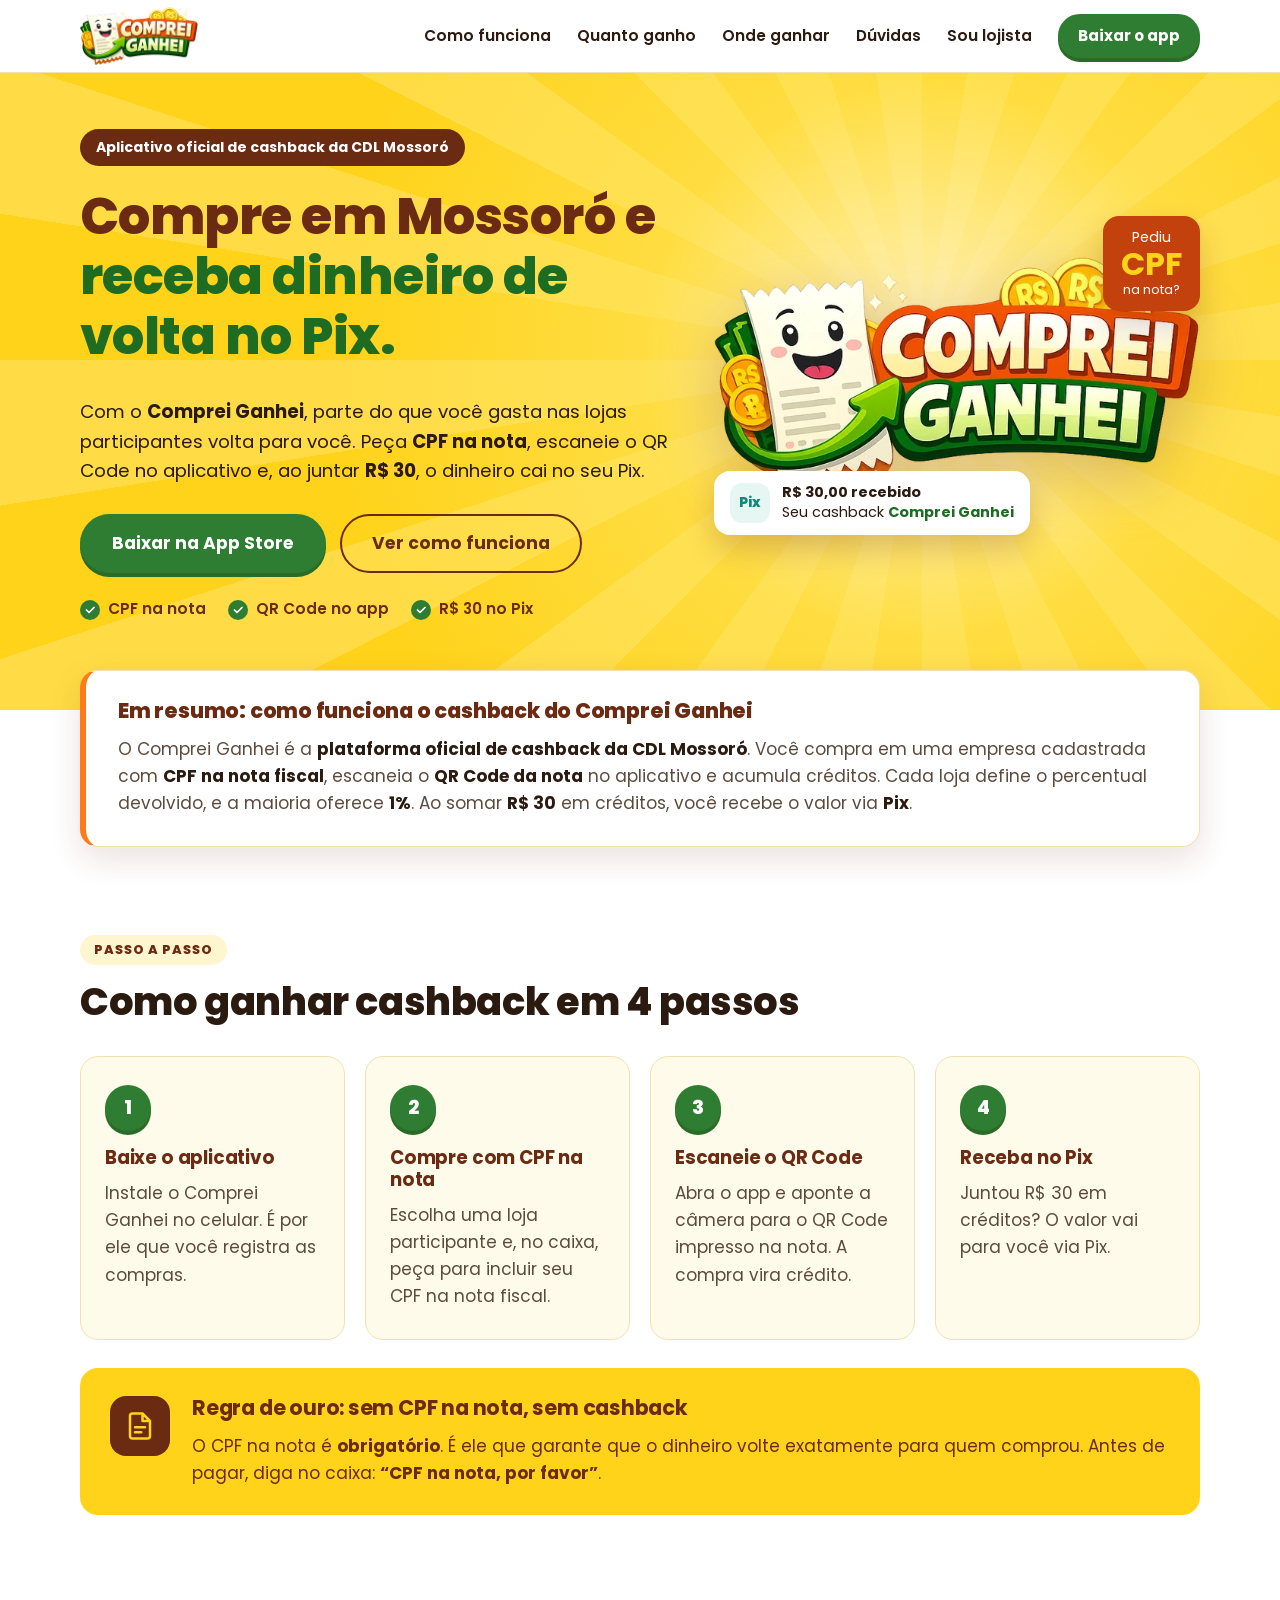
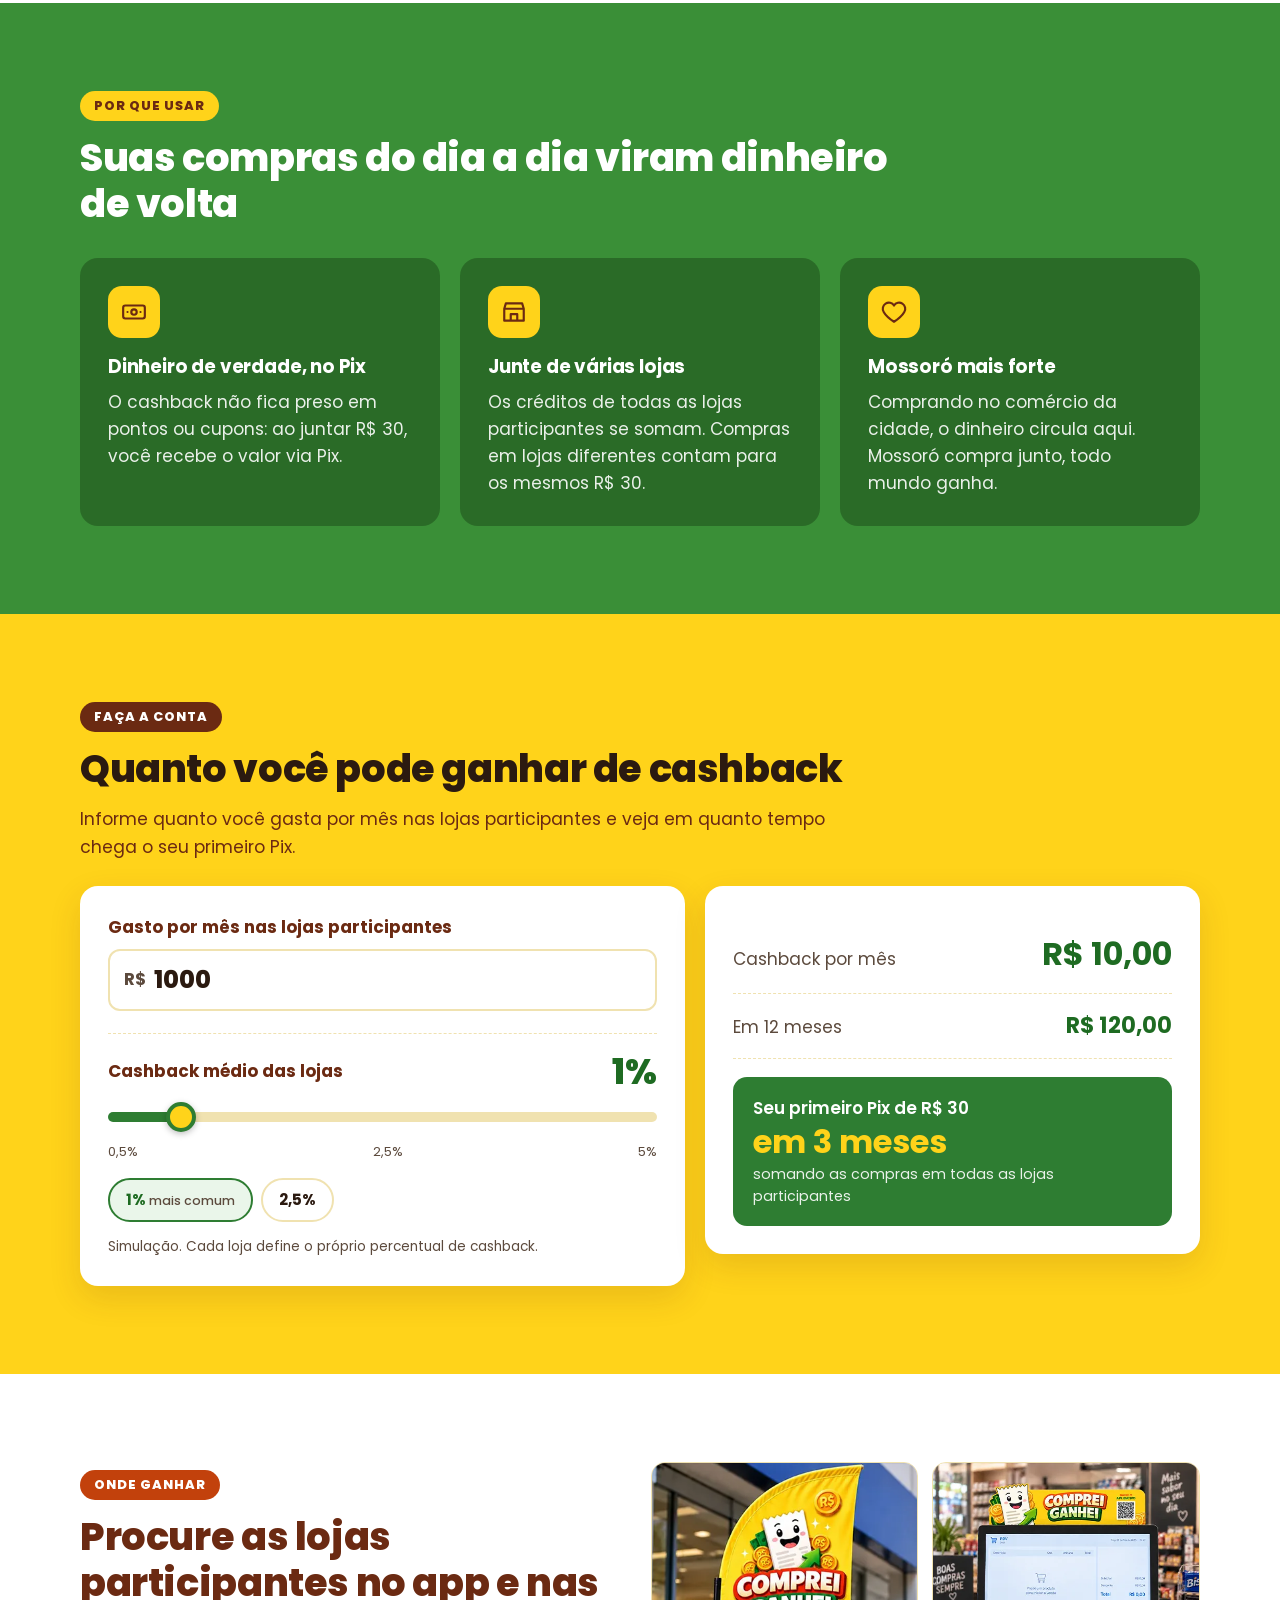
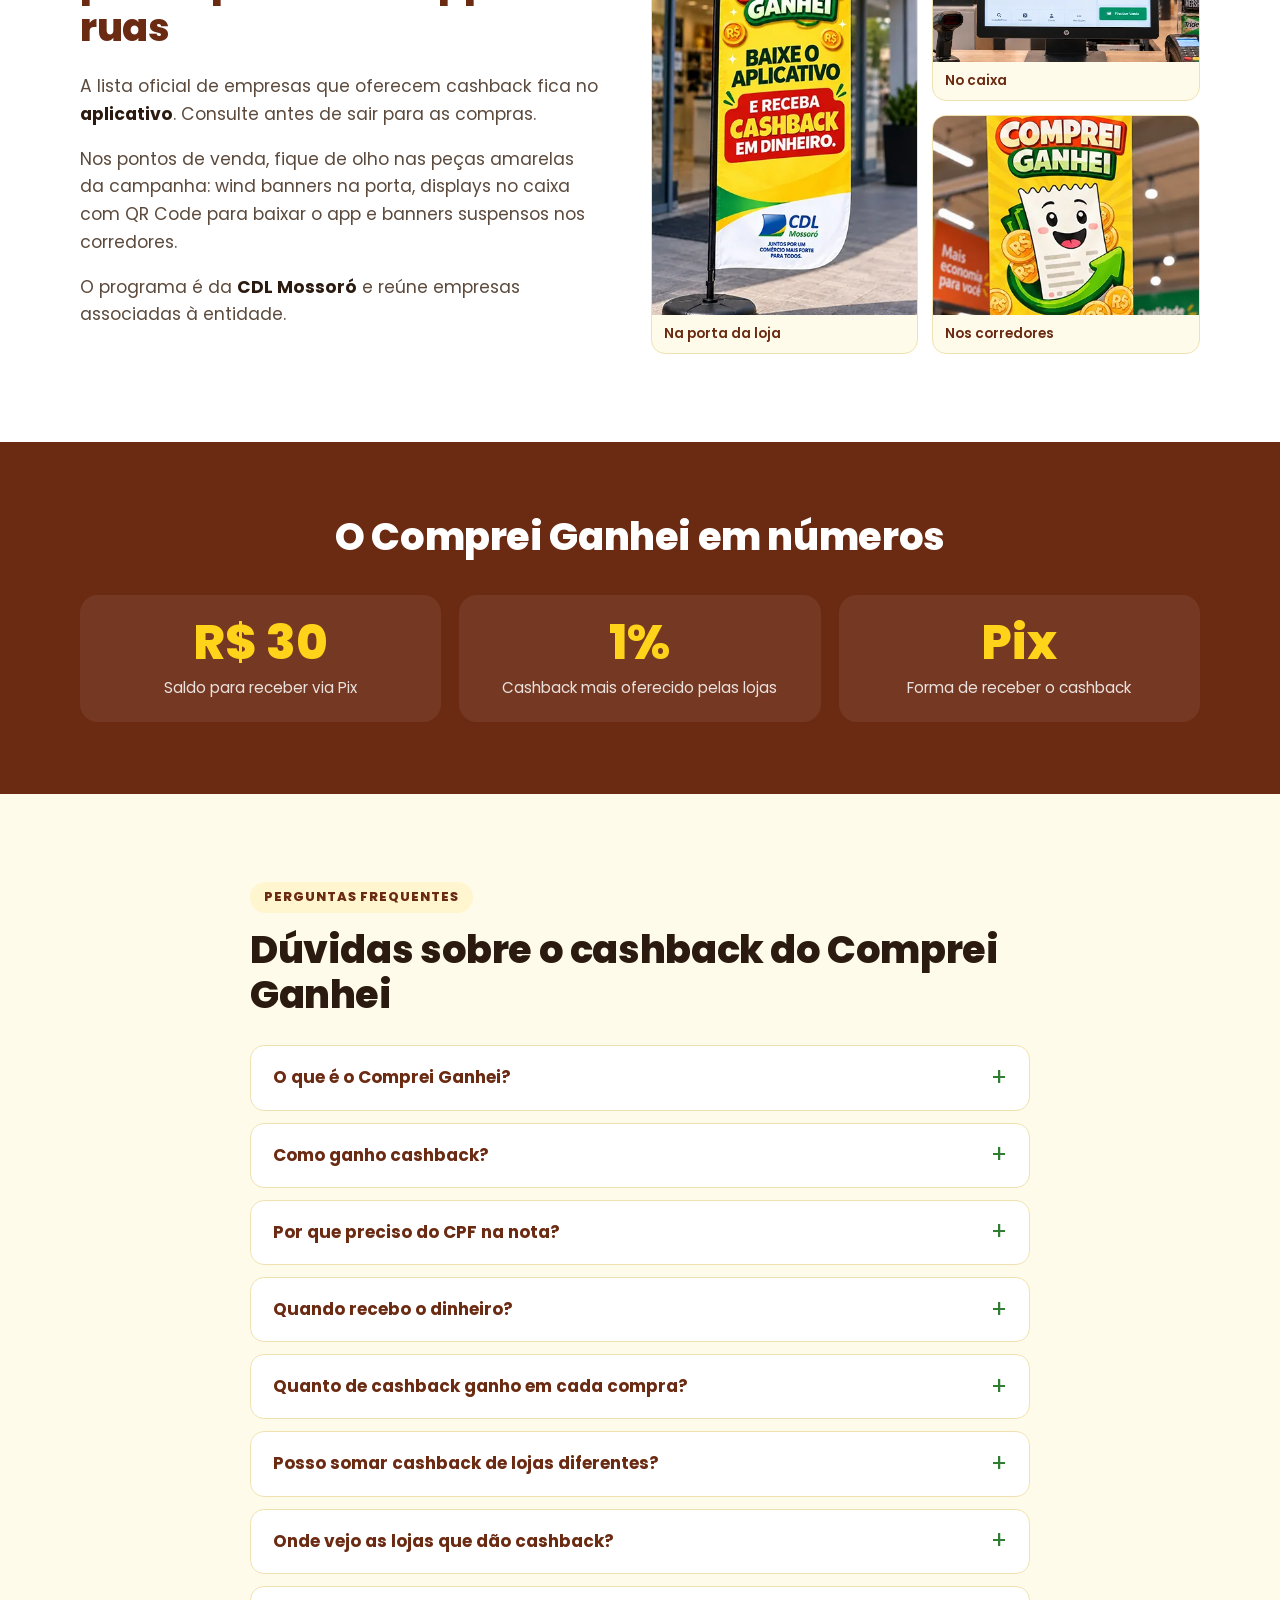
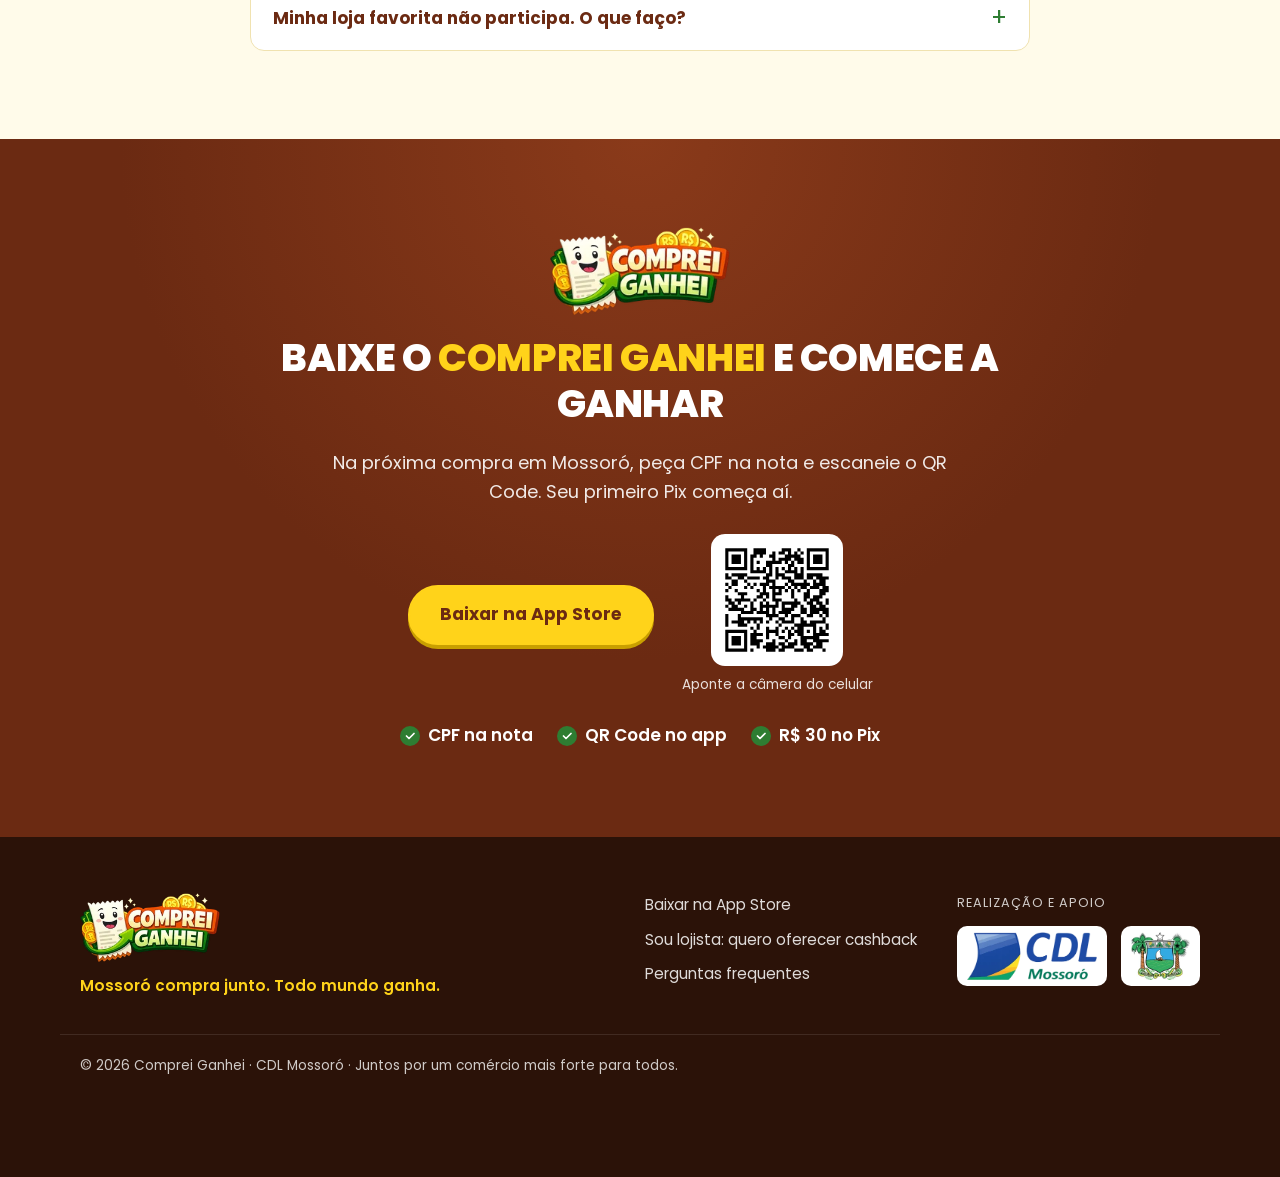
<file: index.html>
<!doctype html>
<html lang="pt-BR">
<head>
  <meta charset="utf-8">
  <meta name="viewport" content="width=device-width, initial-scale=1">

  <!-- SEO essencial -->
  <title>Cashback em Mossoró: dinheiro de volta no Pix | Comprei Ganhei · CDL Mossoró</title>
  <meta name="description" content="Compre nas lojas participantes de Mossoró com CPF na nota, escaneie o QR Code no aplicativo Comprei Ganhei e receba seu cashback via Pix ao juntar R$ 30. Programa oficial da CDL Mossoró.">
  <link rel="canonical" href="https://compreiganhei.com.br/">
  <meta name="robots" content="index, follow, max-image-preview:large">
  <meta name="theme-color" content="#ffd31a">
  <meta name="geo.region" content="BR-RN">
  <meta name="geo.placename" content="Mossoró">
  <meta name="apple-itunes-app" content="app-id=6760735014">

  <!-- Open Graph / redes sociais -->
  <meta property="og:type" content="website">
  <meta property="og:locale" content="pt_BR">
  <meta property="og:site_name" content="Comprei Ganhei">
  <meta property="og:title" content="Comprei Ganhei: compre em Mossoró e receba dinheiro de volta no Pix">
  <meta property="og:description" content="Aplicativo oficial de cashback da CDL Mossoró. CPF na nota, QR Code escaneado e, ao juntar R$ 30, o dinheiro cai no seu Pix.">
  <meta property="og:url" content="https://compreiganhei.com.br/">
  <meta property="og:image" content="https://compreiganhei.com.br/assets/img/og-cliente.jpg">
  <meta property="og:image:width" content="1200">
  <meta property="og:image:height" content="630">
  <meta property="og:image:alt" content="Comprei Ganhei: cashback no Pix para quem compra em Mossoró">
  <meta name="twitter:card" content="summary_large_image">

  <link rel="icon" href="/assets/img/favicon-48.png" sizes="48x48" type="image/png">
  <link rel="icon" href="/assets/img/favicon-192.png" sizes="192x192" type="image/png">
  <link rel="apple-touch-icon" href="/assets/img/apple-touch-icon.png">
  <link rel="preload" as="image" href="/assets/img/logo-comprei-ganhei-640.webp" fetchpriority="high">

  <link rel="preconnect" href="https://fonts.googleapis.com">
  <link rel="preconnect" href="https://fonts.gstatic.com" crossorigin>
  <link rel="stylesheet" href="https://fonts.googleapis.com/css2?family=Poppins:wght@400;600;700;800&display=swap">
  <link rel="stylesheet" href="/assets/css/style.css">

  <!-- Dados estruturados (SEO + GEO) -->
  <script type="application/ld+json">
  {
    "@context": "https://schema.org",
    "@graph": [
      {
        "@type": "Organization",
        "@id": "https://compreiganhei.com.br/#organizacao",
        "name": "Comprei Ganhei",
        "url": "https://compreiganhei.com.br/",
        "logo": "https://compreiganhei.com.br/assets/img/logo-comprei-ganhei.png",
        "sameAs": ["https://apps.apple.com/br/app/comprei-ganhei/id6760735014"],
        "parentOrganization": {
          "@type": "Organization",
          "name": "CDL Mossoró (Câmara de Dirigentes Lojistas de Mossoró)",
          "address": { "@type": "PostalAddress", "addressLocality": "Mossoró", "addressRegion": "RN", "addressCountry": "BR" }
        }
      },
      {
        "@type": "WebSite",
        "@id": "https://compreiganhei.com.br/#site",
        "url": "https://compreiganhei.com.br/",
        "name": "Comprei Ganhei",
        "inLanguage": "pt-BR",
        "publisher": { "@id": "https://compreiganhei.com.br/#organizacao" }
      },
      {
        "@type": "WebPage",
        "@id": "https://compreiganhei.com.br/#pagina",
        "url": "https://compreiganhei.com.br/",
        "name": "Cashback em Mossoró: dinheiro de volta no Pix | Comprei Ganhei",
        "inLanguage": "pt-BR",
        "isPartOf": { "@id": "https://compreiganhei.com.br/#site" },
        "about": { "@id": "https://compreiganhei.com.br/#app" },
        "primaryImageOfPage": "https://compreiganhei.com.br/assets/img/og-cliente.jpg"
      },
      {
        "@type": "MobileApplication",
        "@id": "https://compreiganhei.com.br/#app",
        "name": "Comprei Ganhei",
        "operatingSystem": "iOS",
        "applicationCategory": "FinanceApplication",
        "inLanguage": "pt-BR",
        "installUrl": "https://apps.apple.com/br/app/comprei-ganhei/id6760735014",
        "publisher": { "@id": "https://compreiganhei.com.br/#organizacao" },
        "areaServed": { "@type": "City", "name": "Mossoró", "containedInPlace": { "@type": "State", "name": "Rio Grande do Norte" } },
        "description": "Aplicativo oficial de cashback da CDL Mossoró. O consumidor compra em empresa cadastrada com CPF na nota fiscal, escaneia o QR Code da nota no aplicativo e, ao acumular R$ 30 em créditos, recebe o cashback via Pix."
      },
      {
        "@type": "HowTo",
        "name": "Como ganhar cashback no Comprei Ganhei",
        "inLanguage": "pt-BR",
        "step": [
          { "@type": "HowToStep", "position": 1, "name": "Baixe o aplicativo", "text": "Instale o aplicativo Comprei Ganhei no celular." },
          { "@type": "HowToStep", "position": 2, "name": "Compre com CPF na nota", "text": "Compre em uma empresa cadastrada e peça CPF na nota fiscal. Sem CPF na nota, a compra não gera cashback." },
          { "@type": "HowToStep", "position": 3, "name": "Escaneie o QR Code da nota", "text": "Abra o aplicativo e escaneie o QR Code impresso na nota fiscal para registrar a compra." },
          { "@type": "HowToStep", "position": 4, "name": "Receba via Pix", "text": "Ao acumular R$ 30 em créditos nas empresas cadastradas, você recebe o cashback via Pix." }
        ]
      },
      {
        "@type": "FAQPage",
        "@id": "https://compreiganhei.com.br/#faq",
        "mainEntity": [
          { "@type": "Question", "name": "O que é o Comprei Ganhei?", "acceptedAnswer": { "@type": "Answer", "text": "É a plataforma oficial de cashback da CDL Mossoró. Ela devolve ao consumidor parte do valor das compras feitas nas empresas cadastradas, em dinheiro, via Pix." } },
          { "@type": "Question", "name": "Como ganho cashback no Comprei Ganhei?", "acceptedAnswer": { "@type": "Answer", "text": "Compre em uma empresa cadastrada com CPF na nota fiscal e escaneie o QR Code da nota pelo aplicativo Comprei Ganhei." } },
          { "@type": "Question", "name": "Por que preciso informar o CPF na nota?", "acceptedAnswer": { "@type": "Answer", "text": "O CPF na nota é obrigatório. É ele que garante que o cashback vá exatamente para quem fez a compra. Compras sem CPF na nota não geram cashback." } },
          { "@type": "Question", "name": "Quando recebo o dinheiro?", "acceptedAnswer": { "@type": "Answer", "text": "Quando você acumula R$ 30 em créditos de compras nas empresas cadastradas, recebe o valor via Pix." } },
          { "@type": "Question", "name": "Quanto de cashback eu ganho em cada compra?", "acceptedAnswer": { "@type": "Answer", "text": "Cada empresa cadastrada define o percentual de cashback que oferece. A maioria das empresas tem aderido com 1% do valor da compra." } },
          { "@type": "Question", "name": "Posso somar cashback de lojas diferentes?", "acceptedAnswer": { "@type": "Answer", "text": "Sim. Os créditos das compras em todas as empresas cadastradas se somam até chegar aos R$ 30 para receber via Pix." } },
          { "@type": "Question", "name": "Onde vejo as lojas que dão cashback?", "acceptedAnswer": { "@type": "Answer", "text": "No próprio aplicativo, na lista de lojas que oferecem cashback." } }
        ]
      }
    ]
  }
  </script>
</head>
<body>
  <a class="skip" href="#conteudo">Pular para o conteúdo</a>

  <header class="topo">
    <div class="wrap topo__inner">
      <a class="marca" href="/" aria-label="Comprei Ganhei, página inicial">
        <img src="/assets/img/logo-comprei-ganhei-240.webp" width="240" height="118" alt="Comprei Ganhei">
      </a>
      <nav class="menu" id="menu" aria-label="Seções da página">
        <a href="#como-funciona">Como funciona</a>
        <a href="#quanto-ganho">Quanto ganho</a>
        <a href="#onde-ganhar">Onde ganhar</a>
        <a href="#duvidas">Dúvidas</a>
        <a href="/lojistas/">Sou lojista</a>
        <a class="btn btn--sm" href="https://apps.apple.com/br/app/comprei-ganhei/id6760735014" rel="noopener" data-cta="menu" data-destino="app_store">Baixar o app</a>
      </nav>
      <button class="menu__toggle" type="button" aria-expanded="false" aria-controls="menu" aria-label="Abrir menu">
        <span></span><span></span><span></span>
      </button>
    </div>
  </header>

  <main id="conteudo">

    <!-- HERO -->
    <section class="hero">
      <div class="wrap hero__grid">
        <div class="hero__texto">
          <p class="selo">Aplicativo oficial de cashback da CDL Mossoró</p>
          <h1>Compre em Mossoró e <span class="destaque">receba dinheiro de volta no Pix.</span></h1>
          <p class="lead">Com o <strong>Comprei Ganhei</strong>, parte do que você gasta nas lojas participantes volta para você. Peça <strong>CPF na nota</strong>, escaneie o QR Code no aplicativo e, ao juntar <strong>R$ 30</strong>, o dinheiro cai no seu Pix.</p>
          <div class="hero__ctas">
            <!-- TODO(CDL): incluir botão da Google Play quando houver link oficial. -->
            <a class="btn btn--lg" href="https://apps.apple.com/br/app/comprei-ganhei/id6760735014" rel="noopener" data-cta="hero" data-destino="app_store">Baixar na App Store</a>
            <a class="btn btn--ghost btn--lg" href="#como-funciona">Ver como funciona</a>
          </div>
          <ul class="hero__provas" aria-label="Como ganhar">
            <li>CPF na nota</li>
            <li>QR Code no app</li>
            <li>R$ 30 no Pix</li>
          </ul>
        </div>

        <div class="hero__visual">
          <img class="hero__logo" src="/assets/img/logo-comprei-ganhei-640.webp" width="640" height="314" alt="Logo do Comprei Ganhei: nota fiscal sorridente com moedas de real" fetchpriority="high">
          <div class="flutuante flutuante--pix" aria-hidden="true">
            <span class="flutuante__icone">Pix</span>
            <p><b>R$ 30,00 recebido</b><br>Seu cashback <em>Comprei Ganhei</em></p>
          </div>
          <div class="flutuante flutuante--pct" aria-hidden="true">
            <p>Pediu</p>
            <b>CPF</b>
            <span>na nota?</span>
          </div>
        </div>
      </div>
    </section>

    <!-- RESUMO (resposta direta para buscadores e IAs) -->
    <section class="resumo" aria-labelledby="resumo-titulo">
      <div class="wrap">
        <div class="resumo__caixa">
          <h2 id="resumo-titulo">Em resumo: como funciona o cashback do Comprei Ganhei</h2>
          <p>O Comprei Ganhei é a <strong>plataforma oficial de cashback da CDL Mossoró</strong>. Você compra em uma empresa cadastrada com <strong>CPF na nota fiscal</strong>, escaneia o <strong>QR Code da nota</strong> no aplicativo e acumula créditos. Cada loja define o percentual devolvido, e a maioria oferece <strong>1%</strong>. Ao somar <strong>R$ 30</strong> em créditos, você recebe o valor via <strong>Pix</strong>.</p>
        </div>
      </div>
    </section>

    <!-- COMO FUNCIONA -->
    <section class="secao" id="como-funciona" aria-labelledby="como-titulo">
      <div class="wrap">
        <p class="sobretitulo">Passo a passo</p>
        <h2 id="como-titulo">Como ganhar cashback em 4 passos</h2>
        <ol class="passos">
          <li class="passo">
            <span class="passo__num" aria-hidden="true">1</span>
            <h3>Baixe o aplicativo</h3>
            <p>Instale o Comprei Ganhei no celular. É por ele que você registra as compras.</p>
          </li>
          <li class="passo">
            <span class="passo__num" aria-hidden="true">2</span>
            <h3>Compre com CPF na nota</h3>
            <p>Escolha uma loja participante e, no caixa, peça para incluir seu CPF na nota fiscal.</p>
          </li>
          <li class="passo">
            <span class="passo__num" aria-hidden="true">3</span>
            <h3>Escaneie o QR Code</h3>
            <p>Abra o app e aponte a câmera para o QR Code impresso na nota. A compra vira crédito.</p>
          </li>
          <li class="passo">
            <span class="passo__num" aria-hidden="true">4</span>
            <h3>Receba no Pix</h3>
            <p>Juntou R$ 30 em créditos? O valor vai para você via Pix.</p>
          </li>
        </ol>

        <div class="regra">
          <div class="regra__icone" aria-hidden="true">
            <svg viewBox="0 0 24 24"><path d="M14 2H6a2 2 0 0 0-2 2v16a2 2 0 0 0 2 2h12a2 2 0 0 0 2-2V8zM14 2v6h6M8 13h8M8 17h5"/></svg>
          </div>
          <div>
            <h3>Regra de ouro: sem CPF na nota, sem cashback</h3>
            <p>O CPF na nota é <strong>obrigatório</strong>. É ele que garante que o dinheiro volte exatamente para quem comprou. Antes de pagar, diga no caixa: <strong>“CPF na nota, por favor”</strong>.</p>
          </div>
        </div>
      </div>
    </section>

    <!-- VANTAGENS -->
    <section class="secao secao--verde" aria-labelledby="vantagens-titulo">
      <div class="wrap">
        <p class="sobretitulo sobretitulo--amarelo">Por que usar</p>
        <h2 id="vantagens-titulo">Suas compras do dia a dia viram dinheiro de volta</h2>
        <div class="cards">
          <article class="card">
            <div class="card__icone" aria-hidden="true"><svg viewBox="0 0 24 24"><rect x="2" y="6" width="20" height="12" rx="2"/><circle cx="12" cy="12" r="2.5"/><path d="M6 12h.01M18 12h.01"/></svg></div>
            <h3>Dinheiro de verdade, no Pix</h3>
            <p>O cashback não fica preso em pontos ou cupons: ao juntar R$ 30, você recebe o valor via Pix.</p>
          </article>
          <article class="card">
            <div class="card__icone" aria-hidden="true"><svg viewBox="0 0 24 24"><path d="M3 9l1.5-5h15L21 9M3 9h18v11H3zM9 20v-6h6v6"/></svg></div>
            <h3>Junte de várias lojas</h3>
            <p>Os créditos de todas as lojas participantes se somam. Compras em lojas diferentes contam para os mesmos R$ 30.</p>
          </article>
          <article class="card">
            <div class="card__icone" aria-hidden="true"><svg viewBox="0 0 24 24"><path d="M12 21s-7-4.5-9.5-9A5.5 5.5 0 0 1 12 6a5.5 5.5 0 0 1 9.5 6C19 16.5 12 21 12 21z"/></svg></div>
            <h3>Mossoró mais forte</h3>
            <p>Comprando no comércio da cidade, o dinheiro circula aqui. Mossoró compra junto, todo mundo ganha.</p>
          </article>
        </div>
      </div>
    </section>

    <!-- SIMULAÇÃO -->
    <section class="secao secao--amarelo" id="quanto-ganho" aria-labelledby="conta-titulo">
      <div class="wrap">
        <p class="sobretitulo sobretitulo--marrom">Faça a conta</p>
        <h2 id="conta-titulo">Quanto você pode ganhar de cashback</h2>
        <p class="estreito conta__intro">Informe quanto você gasta por mês nas lojas participantes e veja em quanto tempo chega o seu primeiro Pix.</p>
        <div class="conta">
          <div class="conta__calc">
            <label for="gasto-mes">Gasto por mês nas lojas participantes</label>
            <div class="conta__campo">
              <span>R$</span>
              <input id="gasto-mes" type="number" inputmode="decimal" min="0" step="10" value="1000">
            </div>

            <div class="conta__pct">
              <div class="conta__pct-topo">
                <label for="pct-cliente">Cashback médio das lojas</label>
                <output id="pct-cliente-valor" for="pct-cliente">1%</output>
              </div>
              <input id="pct-cliente" type="range" min="0.5" max="5" step="0.5" value="1" aria-describedby="pct-cliente-dica">
              <div class="conta__escala" aria-hidden="true"><span>0,5%</span><span>2,5%</span><span>5%</span></div>
              <div class="conta__atalhos" role="group" aria-label="Percentuais de referência">
                <button type="button" data-pct="1">1% <small>mais comum</small></button>
                <button type="button" data-pct="2.5">2,5%</button>
              </div>
              <p id="pct-cliente-dica" class="conta__dica">Simulação. Cada loja define o próprio percentual de cashback.</p>
            </div>
          </div>

          <div class="conta__resultado" aria-live="polite">
            <div class="conta__linha conta__linha--cb">
              <span>Cashback por mês</span>
              <strong id="res-cliente-mes">R$ 10,00</strong>
            </div>
            <div class="conta__linha">
              <span>Em 12 meses</span>
              <strong id="res-cliente-ano" class="conta__verde">R$ 120,00</strong>
            </div>
            <div class="conta__economia">
              <span>Seu primeiro Pix de R$ 30</span>
              <strong id="res-cliente-prazo">em 3 meses</strong>
              <small>somando as compras em todas as lojas participantes</small>
            </div>
          </div>
        </div>
      </div>
    </section>

    <!-- ONDE GANHAR -->
    <section class="secao" id="onde-ganhar" aria-labelledby="onde-titulo">
      <div class="wrap onde">
        <div class="onde__texto">
          <p class="sobretitulo sobretitulo--laranja">Onde ganhar</p>
          <h2 id="onde-titulo">Procure as lojas participantes no app e nas ruas</h2>
          <p>A lista oficial de empresas que oferecem cashback fica no <strong>aplicativo</strong>. Consulte antes de sair para as compras.</p>
          <p>Nos pontos de venda, fique de olho nas peças amarelas da campanha: wind banners na porta, displays no caixa com QR Code para baixar o app e banners suspensos nos corredores.</p>
          <p>O programa é da <strong>CDL Mossoró</strong> e reúne empresas associadas à entidade.</p>
        </div>
        <ul class="onde__fotos">
          <li><figure><img src="/assets/img/pdv-windbanner.webp" width="452" height="676" loading="lazy" alt="Wind banner na porta da loja: baixe o aplicativo e receba cashback em dinheiro"><figcaption>Na porta da loja</figcaption></figure></li>
          <li><figure><img src="/assets/img/pdv-caixa.webp" width="510" height="383" loading="lazy" alt="Display de balcão com QR Code para baixar o aplicativo, ao lado do caixa"><figcaption>No caixa</figcaption></figure></li>
          <li><figure><img src="/assets/img/pdv-banner.webp" width="390" height="426" loading="lazy" alt="Banner suspenso do Comprei Ganhei dentro de supermercado"><figcaption>Nos corredores</figcaption></figure></li>
        </ul>
      </div>
    </section>

    <!-- NÚMEROS -->
    <section class="numeros" aria-labelledby="numeros-titulo">
      <div class="wrap">
        <h2 id="numeros-titulo" class="numeros__titulo">O Comprei Ganhei em números</h2>
        <dl class="numeros__grid numeros__grid--3">
          <div><dt>Saldo para receber via Pix</dt><dd>R$ 30</dd></div>
          <div><dt>Cashback mais oferecido pelas lojas</dt><dd>1%</dd></div>
          <div><dt>Forma de receber o cashback</dt><dd>Pix</dd></div>
        </dl>
      </div>
    </section>

    <!-- DÚVIDAS -->
    <section class="secao secao--claro" id="duvidas" aria-labelledby="faq-titulo">
      <div class="wrap estreito">
        <p class="sobretitulo">Perguntas frequentes</p>
        <h2 id="faq-titulo">Dúvidas sobre o cashback do Comprei Ganhei</h2>
        <div class="faq">
          <details>
            <summary>O que é o Comprei Ganhei?</summary>
            <p>É a plataforma oficial de cashback da CDL Mossoró. Ela devolve a você parte do valor das compras feitas nas empresas cadastradas, em dinheiro, via Pix.</p>
          </details>
          <details>
            <summary>Como ganho cashback?</summary>
            <p>Compre em uma empresa cadastrada com CPF na nota fiscal e escaneie o QR Code da nota pelo aplicativo Comprei Ganhei.</p>
          </details>
          <details>
            <summary>Por que preciso do CPF na nota?</summary>
            <p>O CPF na nota é obrigatório. É ele que garante que o cashback vá exatamente para quem comprou. Compras sem CPF na nota não geram cashback.</p>
          </details>
          <details>
            <summary>Quando recebo o dinheiro?</summary>
            <p>Quando você acumula R$ 30 em créditos de compras nas empresas cadastradas, recebe o valor via Pix.</p>
          </details>
          <details>
            <summary>Quanto de cashback ganho em cada compra?</summary>
            <p>Cada empresa cadastrada define o percentual que oferece. A maioria tem aderido com 1% do valor da compra.</p>
          </details>
          <details>
            <summary>Posso somar cashback de lojas diferentes?</summary>
            <p>Sim. Os créditos das compras em todas as empresas cadastradas se somam até chegar aos R$ 30.</p>
          </details>
          <details>
            <summary>Onde vejo as lojas que dão cashback?</summary>
            <p>No próprio aplicativo, na lista de lojas que oferecem cashback.</p>
          </details>
          <details>
            <summary>Minha loja favorita não participa. O que faço?</summary>
            <p>Indique o programa ao lojista. Empresas associadas à CDL Mossoró podem se cadastrar pela <a href="/lojistas/">página para lojistas</a>.</p>
          </details>
        </div>
      </div>
    </section>

    <!-- CTA FINAL -->
    <section class="final" id="baixar" aria-labelledby="final-titulo">
      <div class="wrap final__inner">
        <img src="/assets/img/logo-comprei-ganhei-240.webp" width="240" height="118" loading="lazy" alt="" class="final__logo">
        <h2 id="final-titulo">Baixe o <span>Comprei Ganhei</span> e comece a ganhar</h2>
        <p>Na próxima compra em Mossoró, peça CPF na nota e escaneie o QR Code. Seu primeiro Pix começa aí.</p>
        <div class="final__acoes">
          <a class="btn btn--lg" href="https://apps.apple.com/br/app/comprei-ganhei/id6760735014" rel="noopener" data-cta="final" data-destino="app_store">Baixar na App Store</a>
          <figure class="final__qr">
            <img src="/assets/img/qr-app-store.svg" width="132" height="132" loading="lazy" alt="QR Code para baixar o Comprei Ganhei na App Store">
            <figcaption>Aponte a câmera do celular</figcaption>
          </figure>
        </div>
        <ul class="final__lista">
          <li>CPF na nota</li>
          <li>QR Code no app</li>
          <li>R$ 30 no Pix</li>
        </ul>
      </div>
    </section>

  </main>

  <footer class="rodape">
    <div class="wrap rodape__grid">
      <div class="rodape__marca">
        <img src="/assets/img/logo-comprei-ganhei-240.webp" width="160" height="79" loading="lazy" alt="Comprei Ganhei">
        <p>Mossoró compra junto. Todo mundo ganha.</p>
      </div>
      <nav aria-label="Links do rodapé">
        <ul>
          <li><a href="https://apps.apple.com/br/app/comprei-ganhei/id6760735014" rel="noopener">Baixar na App Store</a></li>
          <!-- TODO(CDL): link da Google Play (o QR do slide aponta para a App Store). -->
          <li><a href="/lojistas/">Sou lojista: quero oferecer cashback</a></li>
          <li><a href="#duvidas">Perguntas frequentes</a></li>
        </ul>
      </nav>
      <div class="rodape__parceiros">
        <p>Realização e apoio</p>
        <div>
          <img src="/assets/img/cdl-mossoro.webp" width="344" height="127" loading="lazy" alt="CDL Mossoró">
          <img src="/assets/img/governo-rn.webp" width="172" height="139" loading="lazy" alt="Governo do Estado do Rio Grande do Norte">
        </div>
      </div>
    </div>
    <div class="wrap rodape__base">
      <p>© <span id="ano">2026</span> Comprei Ganhei · CDL Mossoró · Juntos por um comércio mais forte para todos.</p>
    </div>
  </footer>

  <a class="cta-fixo oculto" href="https://apps.apple.com/br/app/comprei-ganhei/id6760735014" rel="noopener" data-cta="fixo" data-destino="app_store">Baixar o app</a>

  <script src="/assets/js/main.js" defer></script>
</body>
</html>
</file>
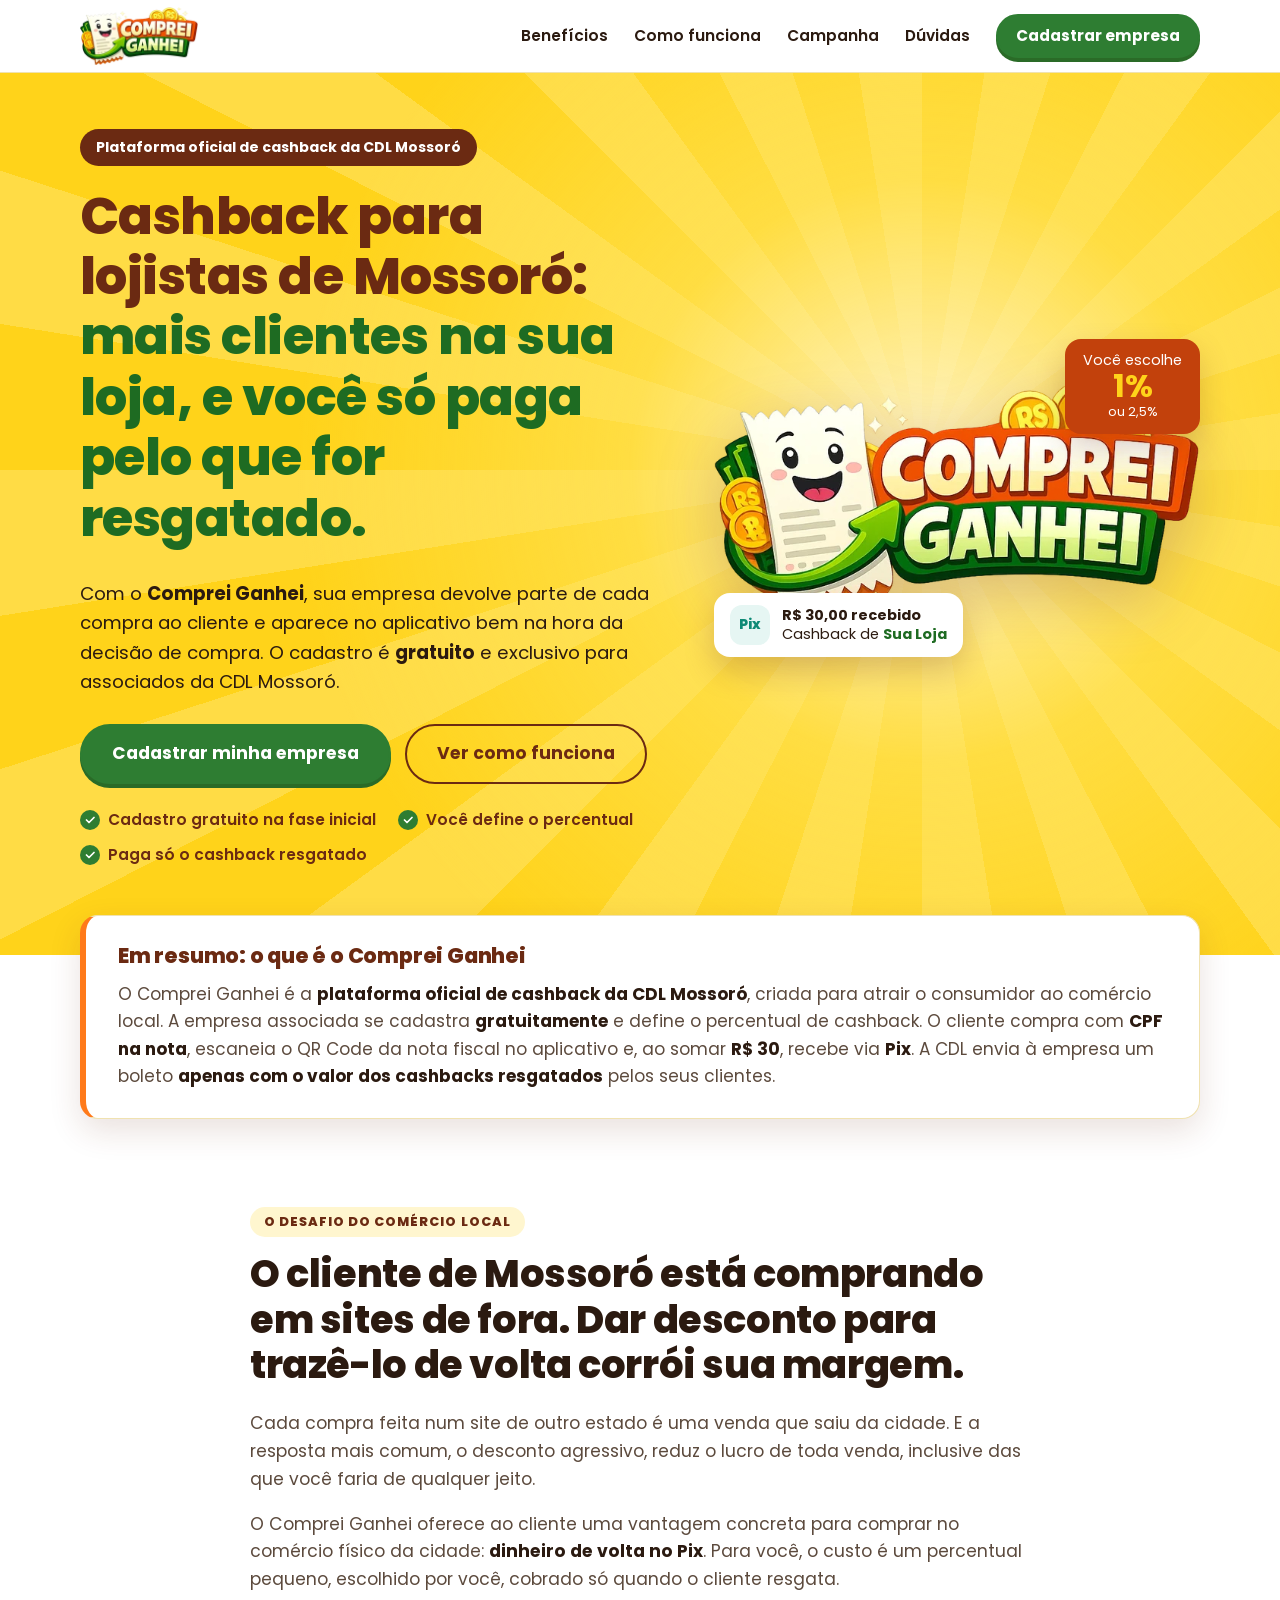
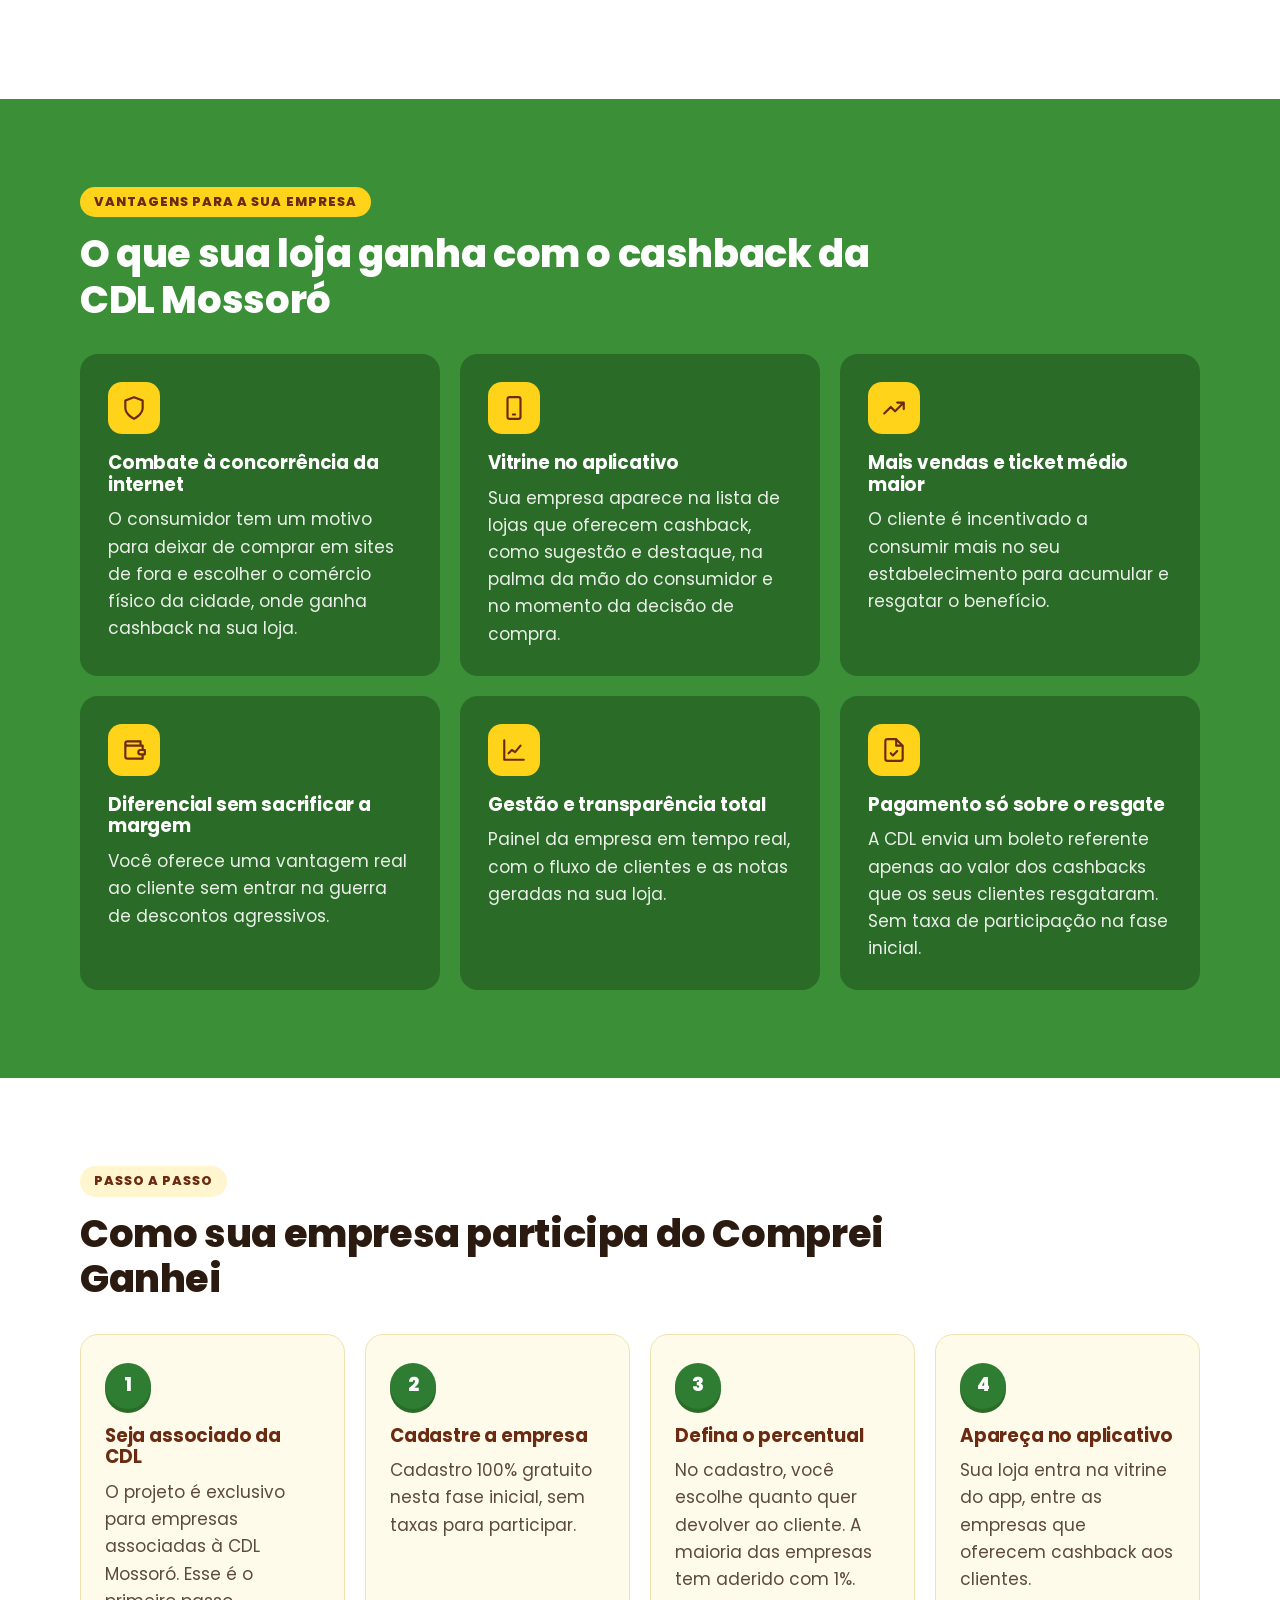
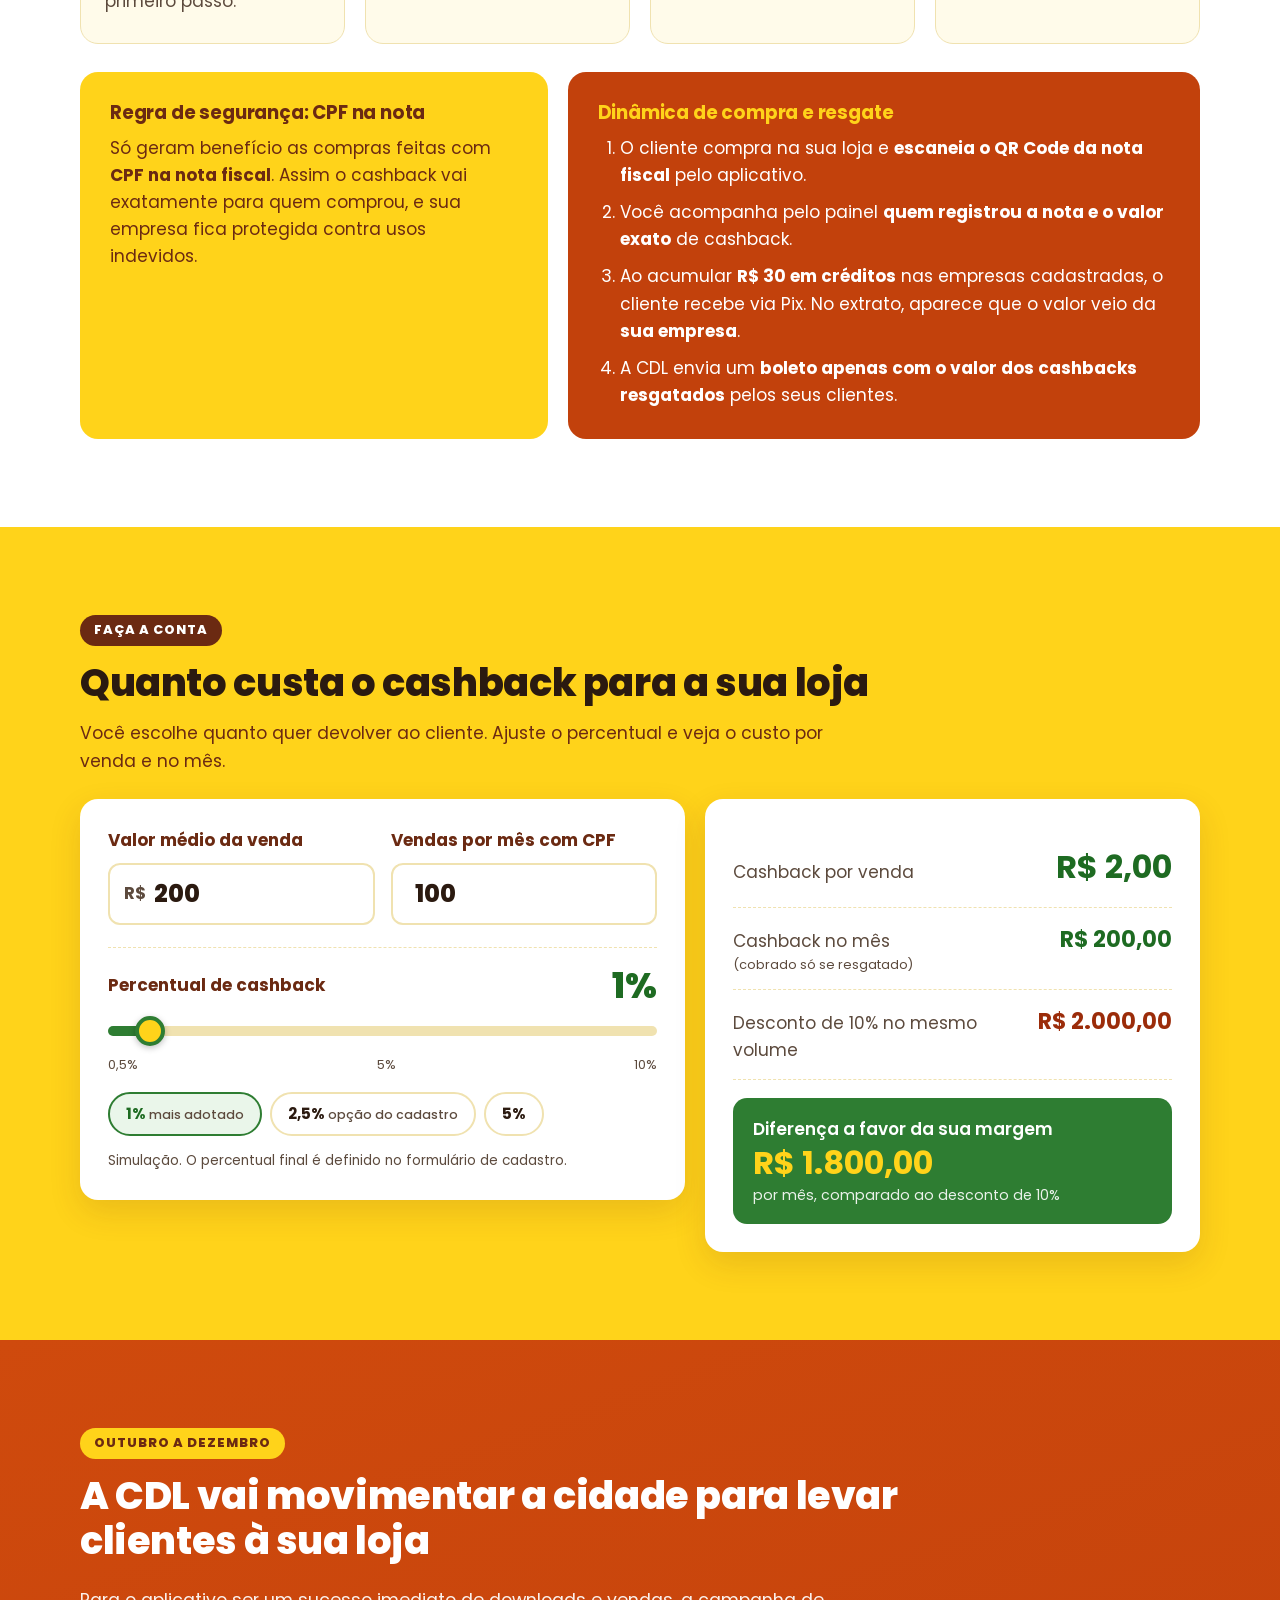
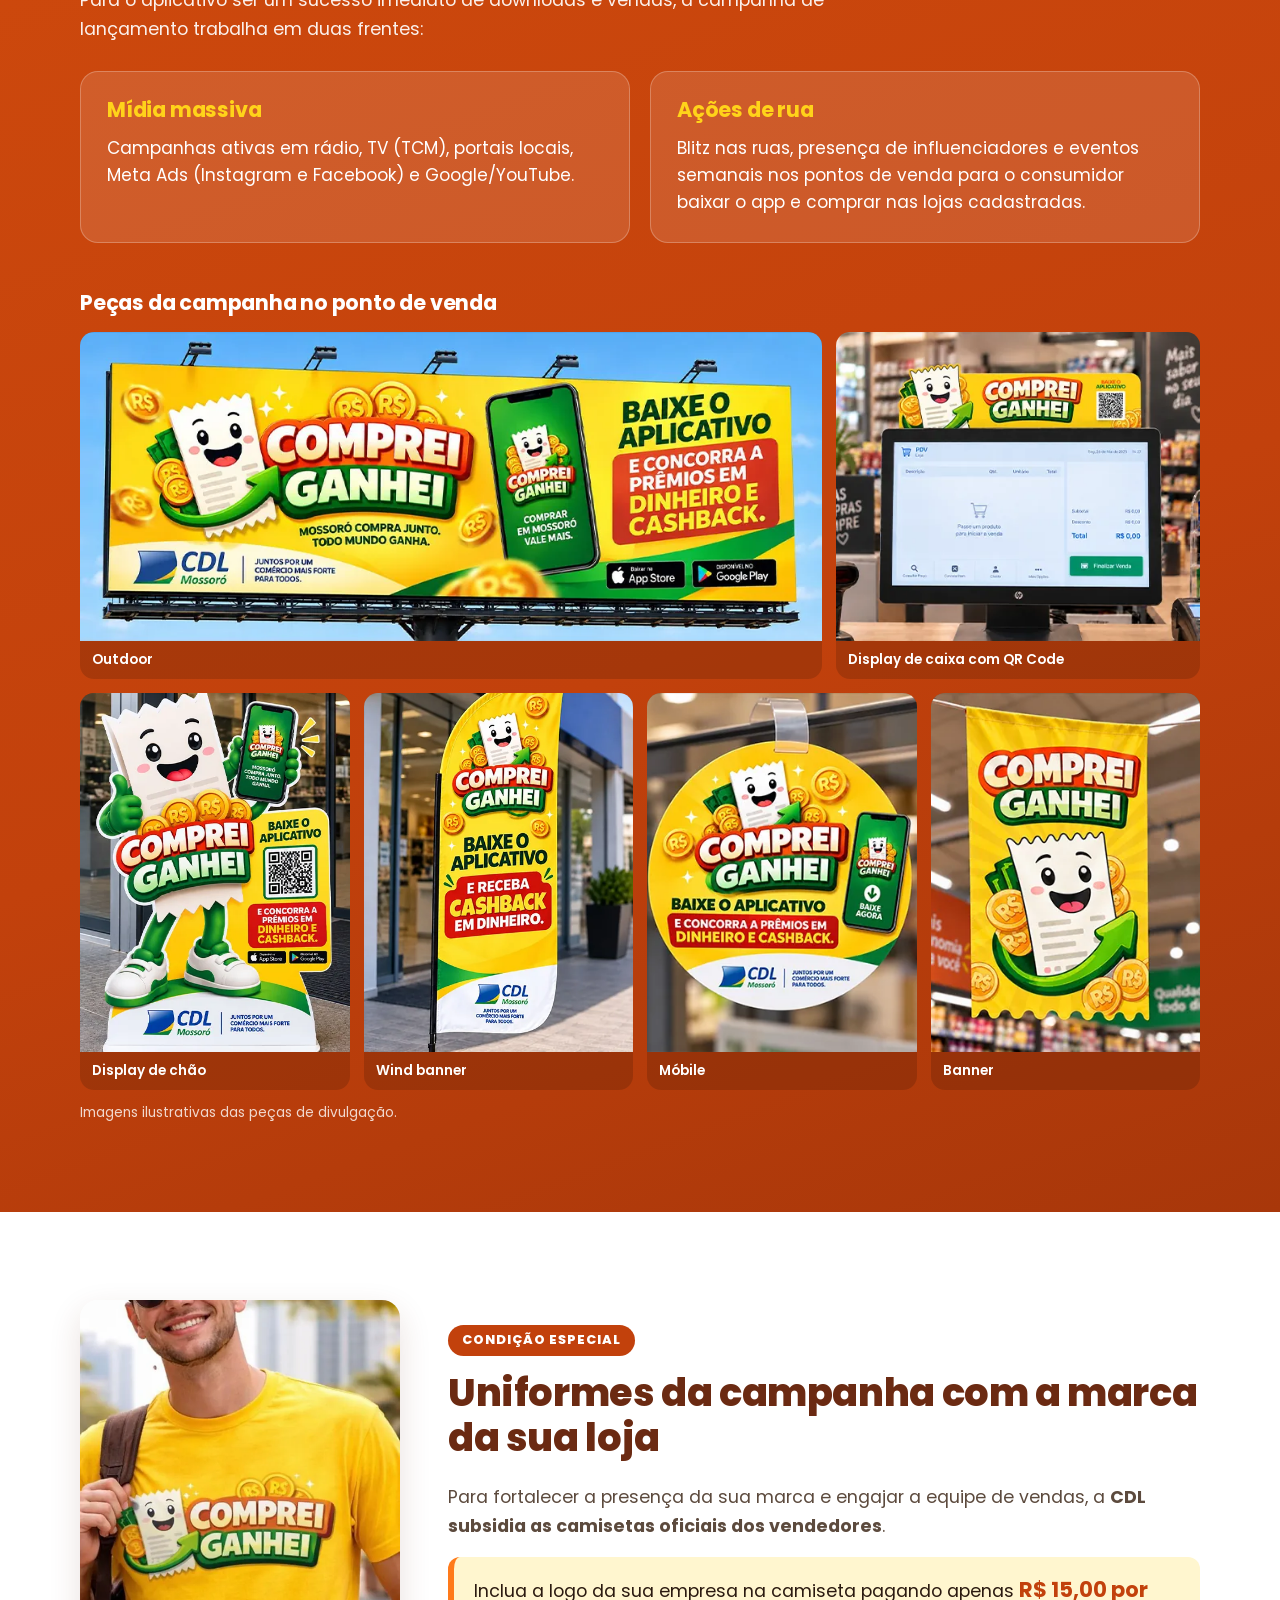
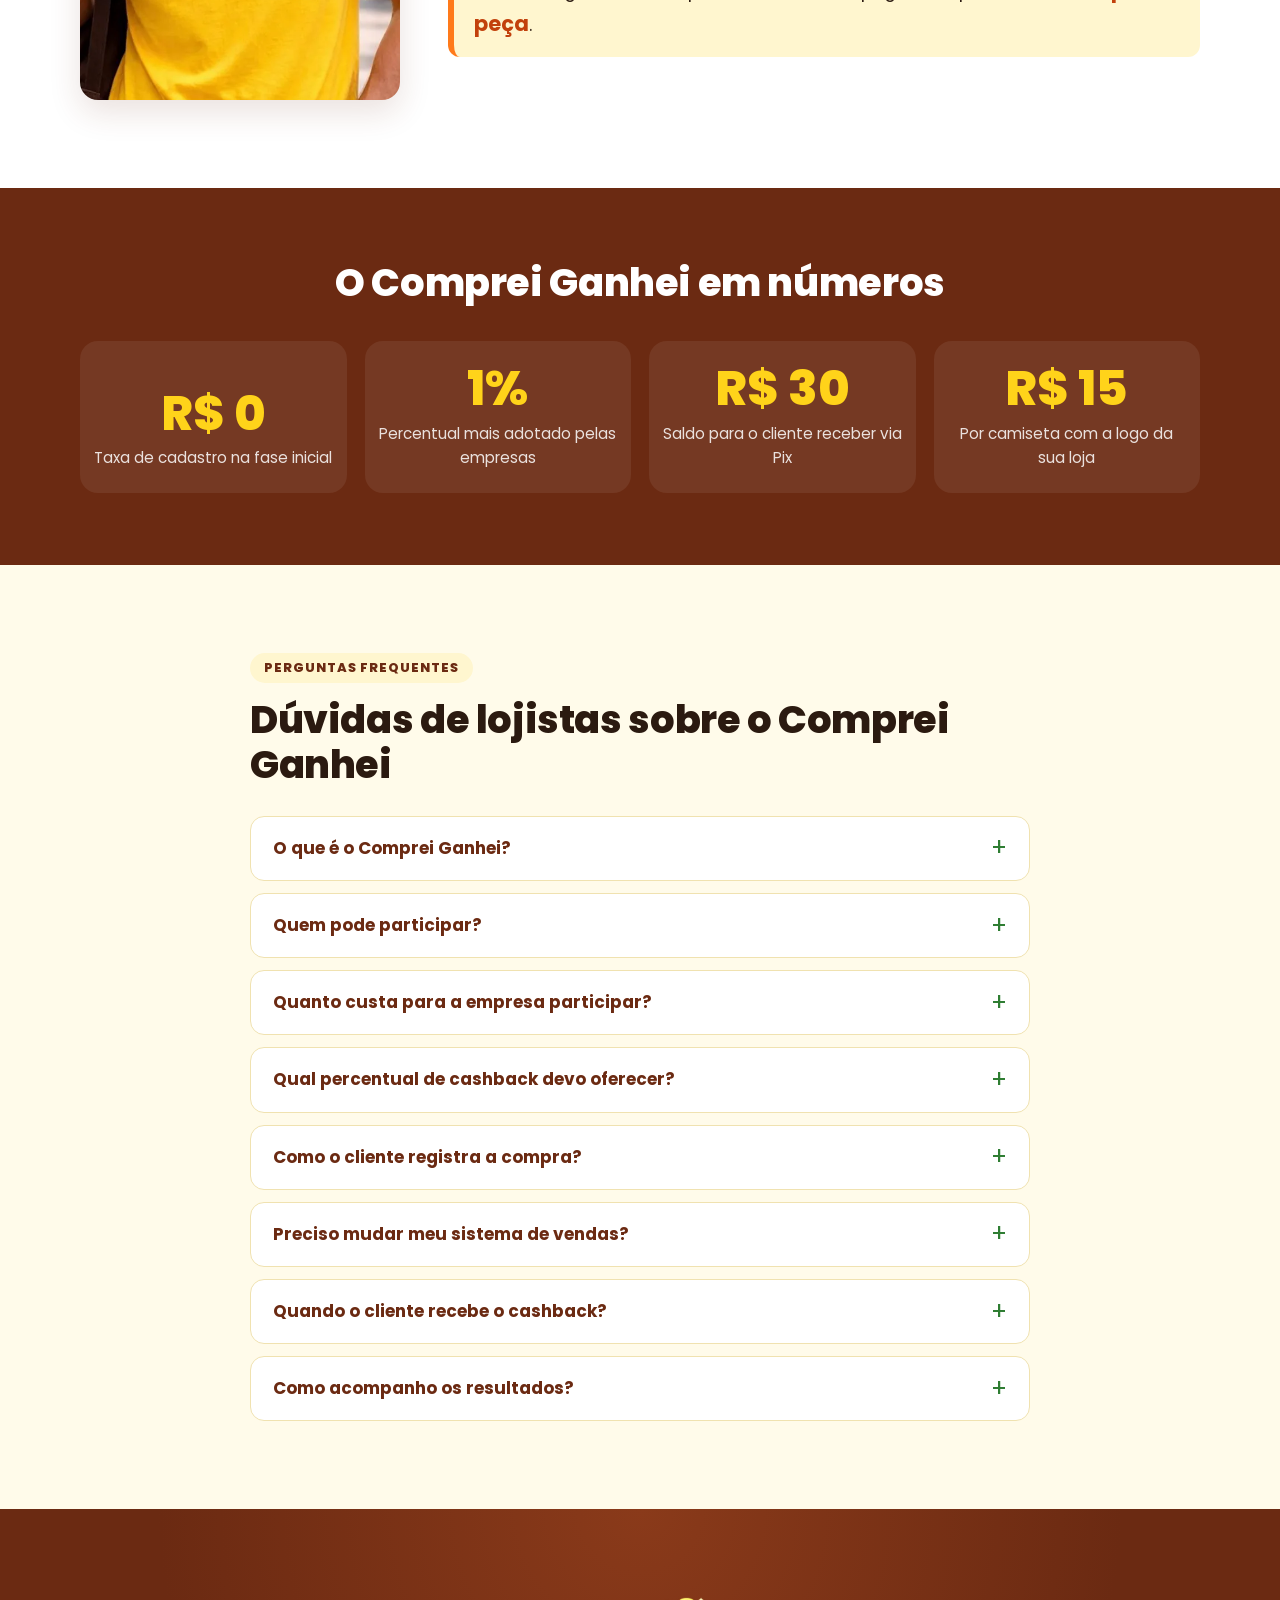
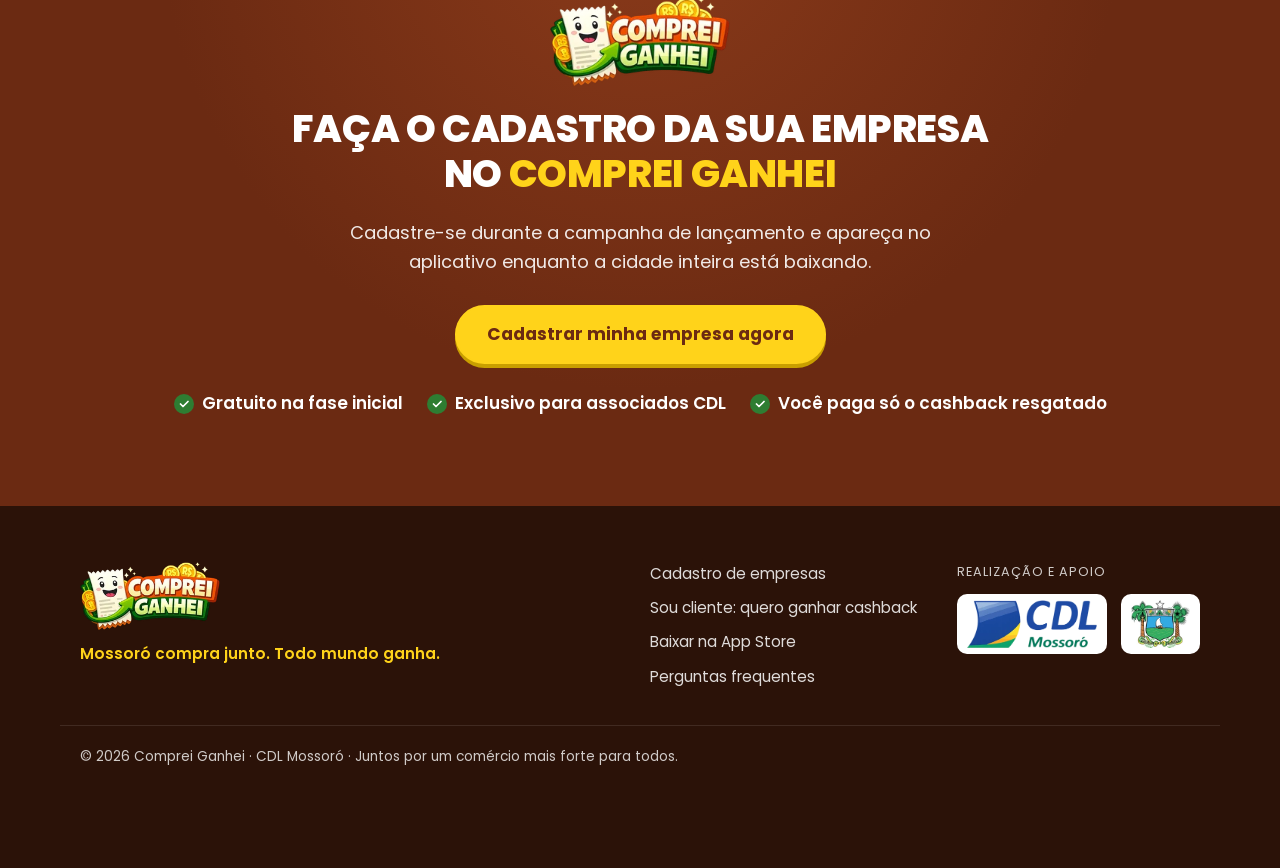
<file: lojistas/index.html>
<!doctype html>
<html lang="pt-BR">
<head>
  <meta charset="utf-8">
  <meta name="viewport" content="width=device-width, initial-scale=1">

  <!-- SEO essencial -->
  <title>Cashback para lojistas em Mossoró | Comprei Ganhei · CDL Mossoró</title>
  <meta name="description" content="Cadastre sua empresa no Comprei Ganhei, a plataforma oficial de cashback da CDL Mossoró. Cadastro gratuito, você define o percentual e paga só o cashback que seus clientes resgatarem.">
  <link rel="canonical" href="https://compreiganhei.com.br/lojistas/">
  <meta name="robots" content="index, follow, max-image-preview:large">
  <meta name="theme-color" content="#ffd31a">
  <meta name="geo.region" content="BR-RN">
  <meta name="geo.placename" content="Mossoró">

  <!-- Open Graph / redes sociais -->
  <meta property="og:type" content="website">
  <meta property="og:locale" content="pt_BR">
  <meta property="og:site_name" content="Comprei Ganhei">
  <meta property="og:title" content="Comprei Ganhei para lojistas: cashback que traz o cliente de volta">
  <meta property="og:description" content="Plataforma oficial de cashback da CDL Mossoró. Cadastro gratuito na fase inicial e pagamento só do cashback resgatado.">
  <meta property="og:url" content="https://compreiganhei.com.br/lojistas/">
  <meta property="og:image" content="https://compreiganhei.com.br/assets/img/og-lojistas.jpg">
  <meta property="og:image:width" content="1200">
  <meta property="og:image:height" content="630">
  <meta property="og:image:alt" content="Comprei Ganhei para lojistas: cashback no comércio de Mossoró">
  <meta name="twitter:card" content="summary_large_image">

  <link rel="icon" href="/assets/img/favicon-48.png" sizes="48x48" type="image/png">
  <link rel="icon" href="/assets/img/favicon-192.png" sizes="192x192" type="image/png">
  <link rel="apple-touch-icon" href="/assets/img/apple-touch-icon.png">
  <link rel="preload" as="image" href="/assets/img/logo-comprei-ganhei-640.webp" fetchpriority="high">

  <link rel="preconnect" href="https://fonts.googleapis.com">
  <link rel="preconnect" href="https://fonts.gstatic.com" crossorigin>
  <link rel="stylesheet" href="https://fonts.googleapis.com/css2?family=Poppins:wght@400;600;700;800&display=swap">
  <link rel="stylesheet" href="/assets/css/style.css">

  <!-- Dados estruturados (SEO + GEO) -->
  <script type="application/ld+json">
  {
    "@context": "https://schema.org",
    "@graph": [
      {
        "@type": "Organization",
        "@id": "https://compreiganhei.com.br/#organizacao",
        "name": "Comprei Ganhei",
        "url": "https://compreiganhei.com.br/",
        "logo": "https://compreiganhei.com.br/assets/img/logo-comprei-ganhei.png",
        "sameAs": ["https://apps.apple.com/br/app/comprei-ganhei/id6760735014"],
        "parentOrganization": {
          "@type": "Organization",
          "name": "CDL Mossoró (Câmara de Dirigentes Lojistas de Mossoró)",
          "address": { "@type": "PostalAddress", "addressLocality": "Mossoró", "addressRegion": "RN", "addressCountry": "BR" }
        }
      },
      {
        "@type": "WebSite",
        "@id": "https://compreiganhei.com.br/#site",
        "url": "https://compreiganhei.com.br/",
        "name": "Comprei Ganhei",
        "inLanguage": "pt-BR",
        "publisher": { "@id": "https://compreiganhei.com.br/#organizacao" }
      },
      {
        "@type": "WebPage",
        "@id": "https://compreiganhei.com.br/lojistas/#pagina",
        "url": "https://compreiganhei.com.br/lojistas/",
        "name": "Cashback para lojistas em Mossoró | Comprei Ganhei",
        "inLanguage": "pt-BR",
        "isPartOf": { "@id": "https://compreiganhei.com.br/#site" },
        "about": { "@id": "https://compreiganhei.com.br/lojistas/#servico" },
        "breadcrumb": { "@id": "https://compreiganhei.com.br/lojistas/#breadcrumb" },
        "primaryImageOfPage": "https://compreiganhei.com.br/assets/img/og-lojistas.jpg"
      },
      {
        "@type": "BreadcrumbList",
        "@id": "https://compreiganhei.com.br/lojistas/#breadcrumb",
        "itemListElement": [
          { "@type": "ListItem", "position": 1, "name": "Início", "item": "https://compreiganhei.com.br/" },
          { "@type": "ListItem", "position": 2, "name": "Para lojistas", "item": "https://compreiganhei.com.br/lojistas/" }
        ]
      },
      {
        "@type": "Service",
        "@id": "https://compreiganhei.com.br/lojistas/#servico",
        "name": "Comprei Ganhei para empresas",
        "serviceType": "Plataforma de cashback e fidelização para o comércio local",
        "provider": { "@id": "https://compreiganhei.com.br/#organizacao" },
        "areaServed": { "@type": "City", "name": "Mossoró", "containedInPlace": { "@type": "State", "name": "Rio Grande do Norte" } },
        "audience": { "@type": "BusinessAudience", "audienceType": "Empresas associadas à CDL Mossoró" },
        "description": "Plataforma oficial de cashback da CDL Mossoró. A empresa associada se cadastra gratuitamente na fase inicial e define o percentual de cashback. O cliente compra com CPF na nota, escaneia o QR Code da nota fiscal no aplicativo e recebe o cashback via Pix ao acumular R$ 30. A CDL envia à empresa um boleto apenas com o valor dos cashbacks resgatados pelos seus clientes.",
        "offers": {
          "@type": "Offer",
          "price": "0",
          "priceCurrency": "BRL",
          "description": "Cadastro gratuito na fase inicial. A empresa paga somente o valor do cashback resgatado pelos clientes.",
          "url": "https://compreiganhei.com.br/empresas/cadastro"
        }
      },
      {
        "@type": "HowTo",
        "name": "Como cadastrar sua empresa no Comprei Ganhei",
        "inLanguage": "pt-BR",
        "step": [
          { "@type": "HowToStep", "position": 1, "name": "Seja associado da CDL Mossoró", "text": "O Comprei Ganhei é exclusivo para empresas associadas à CDL Mossoró." },
          { "@type": "HowToStep", "position": 2, "name": "Cadastre a empresa", "text": "Faça o cadastro gratuito em compreiganhei.com.br/empresas/cadastro." },
          { "@type": "HowToStep", "position": 3, "name": "Defina o percentual de cashback", "text": "No cadastro, escolha o percentual que deseja oferecer sobre o valor das compras." },
          { "@type": "HowToStep", "position": 4, "name": "Apareça no aplicativo", "text": "Sua empresa entra na vitrine do aplicativo, na lista de lojas que oferecem cashback." }
        ]
      },
      {
        "@type": "FAQPage",
        "@id": "https://compreiganhei.com.br/lojistas/#faq",
        "mainEntity": [
          { "@type": "Question", "name": "O que é o Comprei Ganhei?", "acceptedAnswer": { "@type": "Answer", "text": "É a plataforma oficial de cashback da CDL Mossoró. O objetivo é atrair o consumidor para o comércio local, transformando gastos do dia a dia em dinheiro de volta no aplicativo." } },
          { "@type": "Question", "name": "Quem pode participar do Comprei Ganhei?", "acceptedAnswer": { "@type": "Answer", "text": "Empresas associadas à CDL Mossoró. Se a sua empresa ainda não é associada, o primeiro passo é se associar à entidade." } },
          { "@type": "Question", "name": "Quanto custa para a empresa participar?", "acceptedAnswer": { "@type": "Answer", "text": "O cadastro é gratuito na fase inicial, sem taxas de participação. A empresa paga apenas o valor dos cashbacks que os seus clientes resgataram, por meio de um boleto enviado pela CDL." } },
          { "@type": "Question", "name": "Qual percentual de cashback devo oferecer?", "acceptedAnswer": { "@type": "Answer", "text": "A empresa define o percentual no cadastro e é ela quem arca com esse valor. Há opção de 2,5%, e a maioria das empresas tem aderido com 1%." } },
          { "@type": "Question", "name": "Como o cliente registra a compra?", "acceptedAnswer": { "@type": "Answer", "text": "O cliente compra com CPF na nota fiscal e escaneia o QR Code da nota pelo aplicativo Comprei Ganhei. Só compras com CPF na nota geram cashback." } },
          { "@type": "Question", "name": "Quando o cliente recebe o cashback?", "acceptedAnswer": { "@type": "Answer", "text": "Quando acumula R$ 30 em créditos de compras nas empresas cadastradas, o cliente recebe o valor via Pix. No extrato, aparece que o valor veio da sua empresa." } },
          { "@type": "Question", "name": "Como a empresa acompanha os resultados?", "acceptedAnswer": { "@type": "Answer", "text": "Pelo painel da empresa na plataforma, em tempo real: quais consumidores registraram notas e o valor exato de cashback a ser pago." } }
        ]
      }
    ]
  }
  </script>
</head>
<body>
  <a class="skip" href="#conteudo">Pular para o conteúdo</a>

  <header class="topo">
    <div class="wrap topo__inner">
      <a class="marca" href="/" aria-label="Comprei Ganhei, página inicial">
        <img src="/assets/img/logo-comprei-ganhei-240.webp" width="240" height="118" alt="Comprei Ganhei">
      </a>
      <nav class="menu" id="menu" aria-label="Seções da página">
        <a href="#beneficios">Benefícios</a>
        <a href="#como-funciona">Como funciona</a>
        <a href="#lancamento">Campanha</a>
        <a href="#duvidas">Dúvidas</a>
        <a class="btn btn--sm" href="https://compreiganhei.com.br/empresas/cadastro" data-cta="menu">Cadastrar empresa</a>
      </nav>
      <button class="menu__toggle" type="button" aria-expanded="false" aria-controls="menu" aria-label="Abrir menu">
        <span></span><span></span><span></span>
      </button>
    </div>
  </header>

  <main id="conteudo">

    <!-- HERO -->
    <section class="hero">
      <div class="wrap hero__grid">
        <div class="hero__texto">
          <p class="selo">Plataforma oficial de cashback da CDL Mossoró</p>
          <h1>Cashback para lojistas de Mossoró: <span class="destaque">mais clientes na sua loja, e você só paga pelo que for resgatado.</span></h1>
          <p class="lead">Com o <strong>Comprei Ganhei</strong>, sua empresa devolve parte de cada compra ao cliente e aparece no aplicativo bem na hora da decisão de compra. O cadastro é <strong>gratuito</strong> e exclusivo para associados da CDL Mossoró.</p>
          <div class="hero__ctas">
            <a class="btn btn--lg" href="https://compreiganhei.com.br/empresas/cadastro" data-cta="hero">Cadastrar minha empresa</a>
            <a class="btn btn--ghost btn--lg" href="#como-funciona">Ver como funciona</a>
          </div>
          <ul class="hero__provas" aria-label="Destaques para a empresa">
            <li>Cadastro gratuito na fase inicial</li>
            <li>Você define o percentual</li>
            <li>Paga só o cashback resgatado</li>
          </ul>
        </div>

        <div class="hero__visual">
          <img class="hero__logo" src="/assets/img/logo-comprei-ganhei-640.webp" width="640" height="314" alt="Logo do Comprei Ganhei: nota fiscal sorridente com moedas de real" fetchpriority="high">
          <div class="flutuante flutuante--pix" aria-hidden="true">
            <span class="flutuante__icone">Pix</span>
            <p><b>R$ 30,00 recebido</b><br>Cashback de <em>Sua Loja</em></p>
          </div>
          <div class="flutuante flutuante--pct" aria-hidden="true">
            <p>Você escolhe</p>
            <b>1%</b>
            <span>ou 2,5%</span>
          </div>
        </div>
      </div>
    </section>

    <!-- RESUMO (resposta direta para buscadores e IAs) -->
    <section class="resumo" aria-labelledby="resumo-titulo">
      <div class="wrap">
        <div class="resumo__caixa">
          <h2 id="resumo-titulo">Em resumo: o que é o Comprei Ganhei</h2>
          <p>O Comprei Ganhei é a <strong>plataforma oficial de cashback da CDL Mossoró</strong>, criada para atrair o consumidor ao comércio local. A empresa associada se cadastra <strong>gratuitamente</strong> e define o percentual de cashback. O cliente compra com <strong>CPF na nota</strong>, escaneia o QR Code da nota fiscal no aplicativo e, ao somar <strong>R$ 30</strong>, recebe via <strong>Pix</strong>. A CDL envia à empresa um boleto <strong>apenas com o valor dos cashbacks resgatados</strong> pelos seus clientes.</p>
        </div>
      </div>
    </section>

    <!-- PROBLEMA -->
    <section class="secao" aria-labelledby="problema-titulo">
      <div class="wrap estreito">
        <p class="sobretitulo">O desafio do comércio local</p>
        <h2 id="problema-titulo">O cliente de Mossoró está comprando em sites de fora. Dar desconto para trazê-lo de volta corrói sua margem.</h2>
        <p>Cada compra feita num site de outro estado é uma venda que saiu da cidade. E a resposta mais comum, o desconto agressivo, reduz o lucro de toda venda, inclusive das que você faria de qualquer jeito.</p>
        <p>O Comprei Ganhei oferece ao cliente uma vantagem concreta para comprar no comércio físico da cidade: <strong>dinheiro de volta no Pix</strong>. Para você, o custo é um percentual pequeno, escolhido por você, cobrado só quando o cliente resgata.</p>
      </div>
    </section>

    <!-- BENEFÍCIOS -->
    <section class="secao secao--verde" id="beneficios" aria-labelledby="beneficios-titulo">
      <div class="wrap">
        <p class="sobretitulo sobretitulo--amarelo">Vantagens para a sua empresa</p>
        <h2 id="beneficios-titulo">O que sua loja ganha com o cashback da CDL Mossoró</h2>
        <div class="cards">
          <article class="card">
            <div class="card__icone" aria-hidden="true"><svg viewBox="0 0 24 24"><path d="M12 22s8-4 8-10V5l-8-3-8 3v7c0 6 8 10 8 10z"/></svg></div>
            <h3>Combate à concorrência da internet</h3>
            <p>O consumidor tem um motivo para deixar de comprar em sites de fora e escolher o comércio físico da cidade, onde ganha cashback na sua loja.</p>
          </article>
          <article class="card">
            <div class="card__icone" aria-hidden="true"><svg viewBox="0 0 24 24"><rect x="6" y="2" width="12" height="20" rx="2"/><path d="M11 18h2"/></svg></div>
            <h3>Vitrine no aplicativo</h3>
            <p>Sua empresa aparece na lista de lojas que oferecem cashback, como sugestão e destaque, na palma da mão do consumidor e no momento da decisão de compra.</p>
          </article>
          <article class="card">
            <div class="card__icone" aria-hidden="true"><svg viewBox="0 0 24 24"><path d="M3 17l6-6 4 4 8-8M15 7h6v6"/></svg></div>
            <h3>Mais vendas e ticket médio maior</h3>
            <p>O cliente é incentivado a consumir mais no seu estabelecimento para acumular e resgatar o benefício.</p>
          </article>
          <article class="card">
            <div class="card__icone" aria-hidden="true"><svg viewBox="0 0 24 24"><path d="M20 12V8H6a2 2 0 0 1 0-4h12v4M4 6v12a2 2 0 0 0 2 2h14v-4M18 12a2 2 0 0 0 0 4h4v-4z"/></svg></div>
            <h3>Diferencial sem sacrificar a margem</h3>
            <p>Você oferece uma vantagem real ao cliente sem entrar na guerra de descontos agressivos.</p>
          </article>
          <article class="card">
            <div class="card__icone" aria-hidden="true"><svg viewBox="0 0 24 24"><path d="M3 3v18h18M7 15l3-3 3 2 5-6"/></svg></div>
            <h3>Gestão e transparência total</h3>
            <p>Painel da empresa em tempo real, com o fluxo de clientes e as notas geradas na sua loja.</p>
          </article>
          <article class="card">
            <div class="card__icone" aria-hidden="true"><svg viewBox="0 0 24 24"><path d="M14 2H6a2 2 0 0 0-2 2v16a2 2 0 0 0 2 2h12a2 2 0 0 0 2-2V8zM14 2v6h6M9 15l2 2 4-4"/></svg></div>
            <h3>Pagamento só sobre o resgate</h3>
            <p>A CDL envia um boleto referente apenas ao valor dos cashbacks que os seus clientes resgataram. Sem taxa de participação na fase inicial.</p>
          </article>
        </div>
      </div>
    </section>

    <!-- COMO FUNCIONA -->
    <section class="secao" id="como-funciona" aria-labelledby="como-titulo">
      <div class="wrap">
        <p class="sobretitulo">Passo a passo</p>
        <h2 id="como-titulo">Como sua empresa participa do Comprei Ganhei</h2>
        <ol class="passos">
          <li class="passo">
            <span class="passo__num" aria-hidden="true">1</span>
            <h3>Seja associado da CDL</h3>
            <p>O projeto é exclusivo para empresas associadas à CDL Mossoró. Esse é o primeiro passo.</p>
          </li>
          <li class="passo">
            <span class="passo__num" aria-hidden="true">2</span>
            <h3>Cadastre a empresa</h3>
            <p>Cadastro 100% gratuito nesta fase inicial, sem taxas para participar.</p>
          </li>
          <li class="passo">
            <span class="passo__num" aria-hidden="true">3</span>
            <h3>Defina o percentual</h3>
            <p>No cadastro, você escolhe quanto quer devolver ao cliente. A maioria das empresas tem aderido com 1%.</p>
          </li>
          <li class="passo">
            <span class="passo__num" aria-hidden="true">4</span>
            <h3>Apareça no aplicativo</h3>
            <p>Sua loja entra na vitrine do app, entre as empresas que oferecem cashback aos clientes.</p>
          </li>
        </ol>

        <div class="dinamica" aria-labelledby="dinamica-titulo">
          <div class="dinamica__seguranca">
            <h3>Regra de segurança: CPF na nota</h3>
            <p>Só geram benefício as compras feitas com <strong>CPF na nota fiscal</strong>. Assim o cashback vai exatamente para quem comprou, e sua empresa fica protegida contra usos indevidos.</p>
          </div>
          <div class="dinamica__fluxo">
            <h3 id="dinamica-titulo">Dinâmica de compra e resgate</h3>
            <ol>
              <li>O cliente compra na sua loja e <strong>escaneia o QR Code da nota fiscal</strong> pelo aplicativo.</li>
              <li>Você acompanha pelo painel <strong>quem registrou a nota e o valor exato</strong> de cashback.</li>
              <li>Ao acumular <strong>R$ 30 em créditos</strong> nas empresas cadastradas, o cliente recebe via Pix. No extrato, aparece que o valor veio da <strong>sua empresa</strong>.</li>
              <li>A CDL envia um <strong>boleto apenas com o valor dos cashbacks resgatados</strong> pelos seus clientes.</li>
            </ol>
          </div>
        </div>
      </div>
    </section>

    <!-- SIMULAÇÃO -->
    <section class="secao secao--amarelo" aria-labelledby="conta-titulo">
      <div class="wrap">
        <p class="sobretitulo sobretitulo--marrom">Faça a conta</p>
        <h2 id="conta-titulo">Quanto custa o cashback para a sua loja</h2>
        <p class="estreito conta__intro">Você escolhe quanto quer devolver ao cliente. Ajuste o percentual e veja o custo por venda e no mês.</p>
        <div class="conta">
          <div class="conta__calc">
            <div class="conta__duplo">
              <div>
                <label for="valor-venda">Valor médio da venda</label>
                <div class="conta__campo">
                  <span>R$</span>
                  <input id="valor-venda" type="number" inputmode="decimal" min="1" step="1" value="200">
                </div>
              </div>
              <div>
                <label for="vendas-mes">Vendas por mês com CPF</label>
                <div class="conta__campo">
                  <input id="vendas-mes" type="number" inputmode="numeric" min="1" step="1" value="100">
                </div>
              </div>
            </div>

            <div class="conta__pct">
              <div class="conta__pct-topo">
                <label for="pct">Percentual de cashback</label>
                <output id="pct-valor" for="pct">1%</output>
              </div>
              <input id="pct" type="range" min="0.5" max="10" step="0.5" value="1" aria-describedby="pct-dica">
              <div class="conta__escala" aria-hidden="true"><span>0,5%</span><span>5%</span><span>10%</span></div>
              <div class="conta__atalhos" role="group" aria-label="Percentuais de referência">
                <button type="button" data-pct="1">1% <small>mais adotado</small></button>
                <button type="button" data-pct="2.5">2,5% <small>opção do cadastro</small></button>
                <button type="button" data-pct="5">5%</button>
              </div>
              <p id="pct-dica" class="conta__dica">Simulação. O percentual final é definido no formulário de cadastro.</p>
            </div>
          </div>

          <div class="conta__resultado" aria-live="polite">
            <div class="conta__linha conta__linha--cb">
              <span>Cashback por venda</span>
              <strong id="res-cashback">R$ 2,00</strong>
            </div>
            <div class="conta__linha">
              <span>Cashback no mês <small>(cobrado só se resgatado)</small></span>
              <strong id="res-mes" class="conta__verde">R$ 200,00</strong>
            </div>
            <div class="conta__linha">
              <span>Desconto de 10% no mesmo volume</span>
              <strong id="res-desconto">R$ 2.000,00</strong>
            </div>
            <div class="conta__economia">
              <span>Diferença a favor da sua margem</span>
              <strong id="res-economia">R$ 1.800,00</strong>
              <small>por mês, comparado ao desconto de 10%</small>
            </div>
          </div>
        </div>
      </div>
    </section>

    <!-- CAMPANHA DE LANÇAMENTO -->
    <section class="secao secao--laranja" id="lancamento" aria-labelledby="lancamento-titulo">
      <div class="wrap">
        <p class="sobretitulo sobretitulo--amarelo">Outubro a dezembro</p>
        <h2 id="lancamento-titulo">A CDL vai movimentar a cidade para levar clientes à sua loja</h2>
        <p class="estreito lancamento__lead">Para o aplicativo ser um sucesso imediato de downloads e vendas, a campanha de lançamento trabalha em duas frentes:</p>
        <div class="frentes">
          <article>
            <h3>Mídia massiva</h3>
            <p>Campanhas ativas em rádio, TV (TCM), portais locais, Meta Ads (Instagram e Facebook) e Google/YouTube.</p>
          </article>
          <article>
            <h3>Ações de rua</h3>
            <p>Blitz nas ruas, presença de influenciadores e eventos semanais nos pontos de venda para o consumidor baixar o app e comprar nas lojas cadastradas.</p>
          </article>
        </div>

        <h3 class="galeria__titulo">Peças da campanha no ponto de venda</h3>
        <ul class="galeria">
          <li><figure><img src="/assets/img/pdv-outdoor.webp" width="918" height="383" loading="lazy" alt="Outdoor do Comprei Ganhei com a frase Mossoró compra junto, todo mundo ganha"><figcaption>Outdoor</figcaption></figure></li>
          <li><figure><img src="/assets/img/pdv-caixa.webp" width="510" height="383" loading="lazy" alt="Display de balcão com QR Code para baixar o aplicativo, ao lado do caixa"><figcaption>Display de caixa com QR Code</figcaption></figure></li>
          <li><figure><img src="/assets/img/pdv-display.webp" width="451" height="676" loading="lazy" alt="Display de chão com o mascote do Comprei Ganhei e QR Code do aplicativo"><figcaption>Display de chão</figcaption></figure></li>
          <li><figure><img src="/assets/img/pdv-windbanner.webp" width="452" height="676" loading="lazy" alt="Wind banner na porta da loja: baixe o aplicativo e receba cashback em dinheiro"><figcaption>Wind banner</figcaption></figure></li>
          <li><figure><img src="/assets/img/pdv-mobile.webp" width="432" height="432" loading="lazy" alt="Móbile de teto do Comprei Ganhei"><figcaption>Móbile</figcaption></figure></li>
          <li><figure><img src="/assets/img/pdv-banner.webp" width="390" height="426" loading="lazy" alt="Banner suspenso do Comprei Ganhei dentro de supermercado"><figcaption>Banner</figcaption></figure></li>
        </ul>
        <p class="galeria__nota">Imagens ilustrativas das peças de divulgação.</p>
      </div>
    </section>

    <!-- CAMISETAS -->
    <section class="secao" aria-labelledby="camisetas-titulo">
      <div class="wrap camisetas">
        <img class="camisetas__foto" src="/assets/img/camiseta.webp" width="570" height="1080" loading="lazy" alt="Vendedor com a camiseta amarela oficial do Comprei Ganhei">
        <div>
          <p class="sobretitulo sobretitulo--laranja">Condição especial</p>
          <h2 id="camisetas-titulo">Uniformes da campanha com a marca da sua loja</h2>
          <p>Para fortalecer a presença da sua marca e engajar a equipe de vendas, a <strong>CDL subsidia as camisetas oficiais dos vendedores</strong>.</p>
          <p class="camisetas__preco">Inclua a logo da sua empresa na camiseta pagando apenas <strong>R$ 15,00 por peça</strong>.</p>
        </div>
      </div>
    </section>

    <!-- NÚMEROS -->
    <section class="numeros" aria-labelledby="numeros-titulo">
      <div class="wrap">
        <h2 id="numeros-titulo" class="numeros__titulo">O Comprei Ganhei em números</h2>
        <dl class="numeros__grid">
          <div><dt>Taxa de cadastro na fase inicial</dt><dd>R$ 0</dd></div>
          <div><dt>Percentual mais adotado pelas empresas</dt><dd>1%</dd></div>
          <div><dt>Saldo para o cliente receber via Pix</dt><dd>R$ 30</dd></div>
          <div><dt>Por camiseta com a logo da sua loja</dt><dd>R$ 15</dd></div>
        </dl>
      </div>
    </section>

    <!-- DÚVIDAS -->
    <section class="secao secao--claro" id="duvidas" aria-labelledby="faq-titulo">
      <div class="wrap estreito">
        <p class="sobretitulo">Perguntas frequentes</p>
        <h2 id="faq-titulo">Dúvidas de lojistas sobre o Comprei Ganhei</h2>
        <div class="faq">
          <details>
            <summary>O que é o Comprei Ganhei?</summary>
            <p>É a plataforma oficial de cashback da CDL Mossoró. O objetivo é atrair o consumidor para o comércio local, transformando gastos do dia a dia em dinheiro de volta no aplicativo.</p>
          </details>
          <details>
            <summary>Quem pode participar?</summary>
            <!-- TODO(CDL): incluir link de associação à CDL Mossoró. -->
            <p>Empresas associadas à CDL Mossoró. Se a sua empresa ainda não é associada, o primeiro passo é se associar à entidade.</p>
          </details>
          <details>
            <summary>Quanto custa para a empresa participar?</summary>
            <p>O cadastro é gratuito na fase inicial, sem taxas de participação. A empresa paga apenas o valor dos cashbacks que os seus clientes resgataram, por meio de um boleto enviado pela CDL.</p>
          </details>
          <details>
            <summary>Qual percentual de cashback devo oferecer?</summary>
            <p>Você define no cadastro, e é a sua empresa que arca com esse valor. Há opção de 2,5%, e a maioria das empresas tem aderido com 1%.</p>
          </details>
          <details>
            <summary>Como o cliente registra a compra?</summary>
            <p>O cliente compra com CPF na nota fiscal e escaneia o QR Code da nota pelo aplicativo Comprei Ganhei. Só compras com CPF na nota geram cashback.</p>
          </details>
          <details>
            <summary>Preciso mudar meu sistema de vendas?</summary>
            <p>A mecânica usa a nota fiscal com CPF que sua loja já emite. Quem escaneia a nota no aplicativo é o próprio cliente.</p>
          </details>
          <details>
            <summary>Quando o cliente recebe o cashback?</summary>
            <p>Quando acumula R$ 30 em créditos de compras nas empresas cadastradas, o cliente recebe via Pix. No extrato, aparece que o valor veio da sua empresa.</p>
          </details>
          <details>
            <summary>Como acompanho os resultados?</summary>
            <p>Pelo painel da empresa, em tempo real: quais consumidores registraram notas e o valor exato de cashback a ser pago.</p>
          </details>
        </div>
      </div>
    </section>

    <!-- CTA FINAL -->
    <section class="final" id="cadastro" aria-labelledby="final-titulo">
      <div class="wrap final__inner">
        <img src="/assets/img/logo-comprei-ganhei-240.webp" width="240" height="118" loading="lazy" alt="" class="final__logo">
        <h2 id="final-titulo">Faça o cadastro da sua empresa no <span>Comprei Ganhei</span></h2>
        <p>Cadastre-se durante a campanha de lançamento e apareça no aplicativo enquanto a cidade inteira está baixando.</p>
        <a class="btn btn--lg" href="https://compreiganhei.com.br/empresas/cadastro" data-cta="final">Cadastrar minha empresa agora</a>
        <ul class="final__lista">
          <li>Gratuito na fase inicial</li>
          <li>Exclusivo para associados CDL</li>
          <li>Você paga só o cashback resgatado</li>
        </ul>
      </div>
    </section>

  </main>

  <footer class="rodape">
    <div class="wrap rodape__grid">
      <div class="rodape__marca">
        <img src="/assets/img/logo-comprei-ganhei-240.webp" width="160" height="79" loading="lazy" alt="Comprei Ganhei">
        <p>Mossoró compra junto. Todo mundo ganha.</p>
      </div>
      <nav aria-label="Links do rodapé">
        <ul>
          <li><a href="https://compreiganhei.com.br/empresas/cadastro">Cadastro de empresas</a></li>
          <li><a href="/">Sou cliente: quero ganhar cashback</a></li>
          <li><a href="https://apps.apple.com/br/app/comprei-ganhei/id6760735014" rel="noopener">Baixar na App Store</a></li>
          <!-- TODO(CDL): link da Google Play (o QR do slide aponta para a App Store). -->
          <li><a href="#duvidas">Perguntas frequentes</a></li>
        </ul>
      </nav>
      <div class="rodape__parceiros">
        <p>Realização e apoio</p>
        <div>
          <img src="/assets/img/cdl-mossoro.webp" width="344" height="127" loading="lazy" alt="CDL Mossoró">
          <img src="/assets/img/governo-rn.webp" width="172" height="139" loading="lazy" alt="Governo do Estado do Rio Grande do Norte">
        </div>
      </div>
    </div>
    <div class="wrap rodape__base">
      <p>© <span id="ano">2026</span> Comprei Ganhei · CDL Mossoró · Juntos por um comércio mais forte para todos.</p>
    </div>
  </footer>

  <a class="cta-fixo oculto" href="https://compreiganhei.com.br/empresas/cadastro" data-cta="fixo">Cadastrar minha empresa</a>

  <script src="/assets/js/main.js" defer></script>
</body>
</html>
</file>
<file: assets/css/style.css>
/* Comprei Ganhei · estilos compartilhados entre as landing pages
   Paleta extraída da identidade visual da campanha (apresentação CDL Mossoró). */

:root {
  --amarelo: #ffd31a;
  --amarelo-claro: #fff6cf;
  --creme: #fffbea;
  --verde: #2e7d32;
  --verde-medio: #3a8f37;
  --verde-escuro: #2a6b27;
  --verde-texto: #1e6b22;
  --laranja: #c2410c;
  --laranja-vivo: #ff7a1a;
  --marrom: #6b2a12;
  --marrom-escuro: #2b1208;
  --texto: #2b1a10;
  --texto-suave: #5c4a3d;
  --branco: #ffffff;
  --borda: #f0e2b0;
  --raio: 18px;
  --sombra: 0 12px 32px rgba(107, 42, 18, .14);
  --largura: 1160px;
  --fonte: "Poppins", system-ui, -apple-system, "Segoe UI", Roboto, Arial, sans-serif;
}

*, *::before, *::after { box-sizing: border-box; }
html { scroll-behavior: smooth; -webkit-text-size-adjust: 100%; }
@media (prefers-reduced-motion: reduce) {
  html { scroll-behavior: auto; }
  *, *::before, *::after { animation: none !important; transition: none !important; }
}
body { margin: 0; font-family: var(--fonte); font-size: 1.0625rem; line-height: 1.6; color: var(--texto); background: var(--branco); }
img { display: block; max-width: 100%; height: auto; }
svg { display: block; }
h1, h2, h3 { line-height: 1.18; margin: 0 0 .6em; letter-spacing: -.01em; }
h1 { font-size: clamp(2rem, 4.4vw, 3.2rem); font-weight: 800; }
h2 { font-size: clamp(1.6rem, 3.2vw, 2.4rem); font-weight: 800; }
h3 { font-size: 1.15rem; font-weight: 700; }
p { margin: 0 0 1em; }
a { color: var(--verde-texto); }
:focus-visible { outline: 3px solid var(--laranja-vivo); outline-offset: 3px; border-radius: 6px; }

.wrap { width: 100%; max-width: var(--largura); margin: 0 auto; padding: 0 20px; }
.estreito { max-width: 780px; }
.wrap.estreito { max-width: 820px; }

.skip { position: absolute; left: -999px; top: 8px; background: var(--texto); color: #fff; padding: 8px 14px; z-index: 100; }
.skip:focus { left: 8px; }

/* Botões */
.btn {
  display: inline-flex; align-items: center; justify-content: center;
  min-height: 48px; padding: 12px 24px;
  background: var(--verde); color: #fff;
  font-weight: 700; text-decoration: none; text-align: center; font-family: inherit; font-size: 1rem;
  border: 2px solid var(--verde); border-radius: 999px; cursor: pointer;
  box-shadow: 0 4px 0 var(--verde-escuro);
  transition: transform .15s ease, box-shadow .15s ease, background .15s ease;
}
.btn:hover { transform: translateY(-2px); box-shadow: 0 6px 0 var(--verde-escuro), 0 10px 20px rgba(46, 125, 50, .3); }
.btn:active { transform: translateY(2px); box-shadow: 0 2px 0 var(--verde-escuro); }
.btn--sm { min-height: 42px; padding: 8px 18px; font-size: .95rem; }
.btn--lg { min-height: 58px; padding: 14px 30px; font-size: 1.08rem; }
.btn--ghost { background: transparent; color: var(--marrom); border-color: var(--marrom); box-shadow: none; }
.btn--ghost:hover { background: rgba(107, 42, 18, .08); box-shadow: none; }

/* Topo */
.topo { position: sticky; top: 0; z-index: 50; background: rgba(255, 255, 255, .97); backdrop-filter: blur(8px); border-bottom: 1px solid var(--borda); }
.topo__inner { display: flex; align-items: center; justify-content: space-between; min-height: 72px; gap: 16px; }
.marca img { width: 118px; height: auto; }
.menu { display: flex; align-items: center; gap: 26px; }
.menu a:not(.btn) { color: var(--texto); text-decoration: none; font-weight: 600; font-size: .96rem; }
.menu a:not(.btn):hover { color: var(--laranja); }
.menu__toggle { display: none; background: none; border: 0; width: 44px; height: 44px; padding: 10px; cursor: pointer; }
.menu__toggle span { display: block; height: 2px; background: var(--texto); margin: 5px 0; border-radius: 2px; transition: transform .2s, opacity .2s; }

@media (max-width: 880px) {
  .marca img { width: 100px; }
  .menu__toggle { display: block; }
  .menu {
    position: absolute; left: 0; right: 0; top: 100%;
    flex-direction: column; align-items: stretch; gap: 0;
    background: #fff; border-bottom: 1px solid var(--borda);
    padding: 8px 20px 20px; box-shadow: var(--sombra); display: none;
  }
  .menu.aberto { display: flex; }
  .menu a:not(.btn) { padding: 14px 0; border-bottom: 1px solid var(--borda); }
  .menu .btn { margin-top: 16px; }
  .menu__toggle[aria-expanded="true"] span:nth-child(1) { transform: translateY(7px) rotate(45deg); }
  .menu__toggle[aria-expanded="true"] span:nth-child(2) { opacity: 0; }
  .menu__toggle[aria-expanded="true"] span:nth-child(3) { transform: translateY(-7px) rotate(-45deg); }
}

/* Hero: fundo amarelo com raios, como na identidade da campanha */
.hero {
  position: relative; overflow: hidden; padding: 56px 0 88px;
  background:
    radial-gradient(circle at 72% 45%, rgba(255, 246, 207, .95) 0, rgba(255, 228, 92, .6) 28%, rgba(255, 211, 26, 0) 60%),
    repeating-conic-gradient(from 0deg at 72% 45%, #ffd31a 0deg 9deg, #ffdc45 9deg 18deg);
}
.hero__grid { display: grid; grid-template-columns: 1.1fr .9fr; gap: 40px; align-items: center; }
.selo { display: inline-block; background: var(--marrom); color: #fff; padding: 7px 16px; border-radius: 999px; font-size: .88rem; font-weight: 700; margin-bottom: 20px; }
.hero h1 { color: var(--marrom); }
.destaque { color: var(--verde-texto); }
.lead { font-size: 1.15rem; color: var(--texto); max-width: 600px; }
.hero__ctas { display: flex; flex-wrap: wrap; gap: 14px; margin: 28px 0 24px; }
.hero__provas { list-style: none; padding: 0; margin: 0; display: flex; flex-wrap: wrap; gap: 10px 22px; font-weight: 600; font-size: .96rem; color: var(--marrom); }
.hero__provas li, .final__lista li { display: flex; align-items: center; gap: 8px; }
.hero__provas li::before, .final__lista li::before {
  content: ""; width: 20px; height: 20px; border-radius: 50%; flex: none;
  background: var(--verde) url("data:image/svg+xml,%3Csvg xmlns='http://www.w3.org/2000/svg' viewBox='0 0 24 24' fill='none' stroke='%23fff' stroke-width='3.5' stroke-linecap='round' stroke-linejoin='round'%3E%3Cpath d='M5 12l5 5L20 7'/%3E%3C/svg%3E") center / 12px no-repeat;
}
.hero__visual { position: relative; padding: 40px 0; }
.hero__logo { width: 100%; max-width: 560px; margin: 0 auto; filter: drop-shadow(0 18px 30px rgba(107, 42, 18, .25)); animation: respirar 5s ease-in-out infinite; }
@keyframes respirar { 0%, 100% { transform: scale(1) rotate(-1deg); } 50% { transform: scale(1.03) rotate(1deg); } }
.flutuante { position: absolute; background: #fff; border-radius: 16px; box-shadow: 0 14px 30px rgba(107, 42, 18, .22); font-size: .9rem; line-height: 1.35; }
.flutuante p { margin: 0; }
.flutuante--pix { left: 0; bottom: 0; display: flex; gap: 12px; align-items: center; padding: 12px 16px; animation: flutuar 4s ease-in-out infinite; }
.flutuante__icone { display: grid; place-items: center; width: 40px; height: 40px; border-radius: 12px; background: #e6f6f3; color: #0f8a76; font-weight: 800; font-size: .85rem; flex: none; }
.flutuante--pix em { font-style: normal; color: var(--verde-texto); font-weight: 700; }
.flutuante--pct { right: 0; top: 0; text-align: center; padding: 12px 18px; background: var(--laranja); color: #fff; animation: flutuar 4s ease-in-out 2s infinite; }
.flutuante--pct b { display: block; font-size: 2rem; line-height: 1; color: var(--amarelo); }
.flutuante--pct span { font-size: .8rem; }
@keyframes flutuar { 0%, 100% { transform: translateY(0); } 50% { transform: translateY(-8px); } }

@media (max-width: 880px) {
  .hero { padding: 40px 0 72px; }
  .hero__grid { grid-template-columns: 1fr; gap: 12px; }
  .hero__visual { padding: 40px 0 44px; max-width: 400px; margin: 0 auto; width: 100%; }
}
@media (max-width: 480px) {
  .hero__ctas .btn { width: 100%; }
  .flutuante { font-size: .8rem; }
  .flutuante--pct b { font-size: 1.6rem; }
}

/* Resumo */
.resumo { margin-top: -40px; position: relative; z-index: 2; }
.resumo__caixa { background: #fff; border: 1px solid var(--borda); border-left: 6px solid var(--laranja-vivo); border-radius: var(--raio); padding: 28px 32px; box-shadow: var(--sombra); }
.resumo__caixa h2 { font-size: 1.3rem; color: var(--marrom); }
.resumo__caixa p { margin: 0; color: var(--texto-suave); }
.resumo__caixa strong { color: var(--texto); }

/* Seções */
.secao { padding: 88px 0; }
.secao--claro { background: var(--creme); }
.secao--amarelo { background: var(--amarelo); }
.secao--verde { background: var(--verde-medio); color: #fff; }
.secao--laranja { background: linear-gradient(160deg, #cf4a0d, var(--laranja) 60%, #a8370a); color: #fff; }
.secao h2 { max-width: 820px; }
.secao .estreito p:not(.sobretitulo) { color: var(--texto-suave); font-size: 1.08rem; }
.secao .estreito p strong { color: var(--texto); }
.sobretitulo {
  display: inline-block; text-transform: uppercase; letter-spacing: .08em; font-size: .8rem; font-weight: 800;
  padding: 5px 14px; border-radius: 999px; margin-bottom: 14px;
  background: var(--amarelo-claro); color: var(--marrom);
}
.sobretitulo--amarelo { background: var(--amarelo); color: var(--marrom); }
.sobretitulo--marrom { background: var(--marrom); color: #fff; }
.sobretitulo--laranja { background: var(--laranja); color: #fff; }
@media (max-width: 600px) { .secao { padding: 64px 0; } .resumo__caixa { padding: 22px 20px; } }

/* Cards de benefícios */
.cards { display: grid; grid-template-columns: repeat(3, 1fr); gap: 20px; margin-top: 32px; }
.card { background: var(--verde-escuro); border-radius: var(--raio); padding: 28px; transition: transform .2s ease; }
.card:hover { transform: translateY(-4px); }
.card h3 { color: #fff; }
.card p { margin: 0; color: rgba(255, 255, 255, .9); }
.card__icone { width: 52px; height: 52px; border-radius: 14px; background: var(--amarelo); display: grid; place-items: center; margin-bottom: 18px; }
.card__icone svg { width: 26px; height: 26px; fill: none; stroke: var(--marrom); stroke-width: 2; stroke-linecap: round; stroke-linejoin: round; }
@media (max-width: 960px) { .cards { grid-template-columns: repeat(2, 1fr); } }
@media (max-width: 600px) { .cards { grid-template-columns: 1fr; } }

/* Passos */
.passos { list-style: none; padding: 0; margin: 32px 0 0; display: grid; grid-template-columns: repeat(4, 1fr); gap: 20px; }
.passo { padding: 28px 24px; border-radius: var(--raio); background: var(--creme); border: 1px solid var(--borda); }
.passo h3 { color: var(--marrom); }
.passo p { color: var(--texto-suave); margin: 0; }
.passo__num { display: grid; place-items: center; width: 46px; height: 46px; border-radius: 50%; background: var(--verde); color: #fff; font-weight: 800; font-size: 1.2rem; margin-bottom: 16px; box-shadow: 0 4px 0 var(--verde-escuro); }
@media (max-width: 960px) { .passos { grid-template-columns: repeat(2, 1fr); } }
@media (max-width: 600px) { .passos { grid-template-columns: 1fr; } }

.dinamica { display: grid; grid-template-columns: .85fr 1.15fr; gap: 20px; margin-top: 28px; }
.dinamica > div { border-radius: var(--raio); padding: 30px; }
.dinamica__seguranca { background: var(--amarelo); color: var(--marrom); }
.dinamica__seguranca p { margin: 0; }
.dinamica__fluxo { background: var(--laranja); color: #fff; }
.dinamica__fluxo h3 { color: var(--amarelo); }
.dinamica__fluxo ol { margin: 0; padding-left: 1.3em; display: grid; gap: 10px; }
@media (max-width: 860px) { .dinamica { grid-template-columns: 1fr; } .dinamica > div { padding: 24px; } }

/* Simulação */
.conta__intro { margin: -8px 0 0; font-size: 1.08rem; color: var(--marrom); }
.conta { display: grid; grid-template-columns: 1.1fr .9fr; gap: 20px; margin-top: 24px; align-items: start; }
.conta__calc, .conta__resultado { background: #fff; border-radius: var(--raio); padding: 28px; box-shadow: var(--sombra); }
.conta__calc label { display: block; font-weight: 700; margin-bottom: 8px; color: var(--marrom); }
.conta__duplo { display: grid; grid-template-columns: 1fr 1fr; gap: 16px; }
.conta__campo { display: flex; align-items: center; border: 2px solid var(--borda); border-radius: 12px; padding: 0 14px; margin-bottom: 22px; }
.conta__campo:focus-within { border-color: var(--verde); }
.conta__campo span { font-weight: 700; color: var(--texto-suave); }
.conta__campo input { border: 0; outline: none; font: inherit; font-size: 1.5rem; font-weight: 800; width: 100%; min-width: 0; padding: 10px 8px; color: var(--texto); background: transparent; }
.conta__pct { border-top: 1px dashed var(--borda); padding-top: 20px; }
.conta__pct-topo { display: flex; justify-content: space-between; align-items: center; gap: 12px; }
.conta__pct-topo label { margin: 0; }
.conta__pct output { font-size: 2.2rem; font-weight: 800; color: var(--verde-texto); line-height: 1; }
.conta__pct input[type="range"] { --preenchido: 5%; -webkit-appearance: none; appearance: none; width: 100%; height: 32px; margin: 12px 0 4px; background: transparent; cursor: pointer; }
.conta__pct input[type="range"]::-webkit-slider-runnable-track { height: 10px; border-radius: 999px; background: linear-gradient(to right, var(--verde) var(--preenchido), var(--borda) var(--preenchido)); }
.conta__pct input[type="range"]::-moz-range-track { height: 10px; border-radius: 999px; background: var(--borda); }
.conta__pct input[type="range"]::-moz-range-progress { height: 10px; border-radius: 999px; background: var(--verde); }
.conta__pct input[type="range"]::-webkit-slider-thumb { -webkit-appearance: none; width: 30px; height: 30px; margin-top: -10px; border-radius: 50%; background: var(--amarelo); border: 4px solid var(--verde); box-shadow: 0 2px 6px rgba(0, 0, 0, .25); }
.conta__pct input[type="range"]::-moz-range-thumb { width: 22px; height: 22px; border-radius: 50%; background: var(--amarelo); border: 4px solid var(--verde); box-shadow: 0 2px 6px rgba(0, 0, 0, .25); }
.conta__escala { display: flex; justify-content: space-between; font-size: .8rem; color: var(--texto-suave); }
.conta__atalhos { display: flex; flex-wrap: wrap; gap: 8px; margin-top: 16px; }
.conta__atalhos button {
  font: inherit; font-weight: 700; font-size: .95rem; color: var(--texto); cursor: pointer;
  background: #fff; border: 2px solid var(--borda); border-radius: 999px; padding: 8px 16px; min-height: 44px;
}
.conta__atalhos button small { font-weight: 500; color: var(--texto-suave); font-size: .78rem; }
.conta__atalhos button[aria-pressed="true"] { border-color: var(--verde); background: #eaf6ea; color: var(--verde-texto); }
.conta__dica { margin: 14px 0 0; font-size: .85rem; color: var(--texto-suave); }
.conta__linha { display: flex; justify-content: space-between; align-items: baseline; gap: 12px; padding: 14px 0; border-bottom: 1px dashed var(--borda); }
.conta__linha span { color: var(--texto-suave); }
.conta__linha small { display: block; font-size: .8rem; }
.conta__linha strong { font-size: 1.4rem; color: #9b2c0a; white-space: nowrap; }
.conta__linha strong.conta__verde { color: var(--verde-texto); }
.conta__linha--cb strong { font-size: 2rem; color: var(--verde-texto); }
.conta__economia { margin-top: 18px; background: var(--verde); color: #fff; border-radius: 14px; padding: 18px 20px; display: grid; gap: 2px; }
.conta__economia span { font-weight: 600; }
.conta__economia strong { font-size: 2rem; color: var(--amarelo); line-height: 1.15; }
.conta__economia small { opacity: .9; }
@media (max-width: 860px) { .conta { grid-template-columns: 1fr; } }
@media (max-width: 600px) { .conta__calc, .conta__resultado { padding: 22px; } .conta__duplo { grid-template-columns: 1fr; gap: 0; } .conta__linha--cb strong { font-size: 1.6rem; } .conta__linha strong { font-size: 1.2rem; } }

/* Campanha de lançamento */
.secao--laranja h2 { color: #fff; }
.lancamento__lead { color: rgba(255, 255, 255, .92); font-size: 1.1rem; }
.frentes { display: grid; grid-template-columns: 1fr 1fr; gap: 20px; margin: 28px 0 48px; }
.frentes article { background: rgba(255, 255, 255, .12); border: 1px solid rgba(255, 255, 255, .25); border-radius: var(--raio); padding: 26px; }
.frentes h3 { color: var(--amarelo); font-size: 1.3rem; }
.frentes p { margin: 0; }
.galeria__titulo { font-size: 1.3rem; }
.galeria { list-style: none; padding: 0; margin: 16px 0 0; display: grid; grid-template-columns: repeat(12, 1fr); gap: 14px; }
.galeria li { grid-column: span 3; }
.galeria li:nth-child(1) { grid-column: span 8; }
.galeria li:nth-child(2) { grid-column: span 4; }
.galeria figure { margin: 0; height: 100%; display: flex; flex-direction: column; background: rgba(0, 0, 0, .15); border-radius: 14px; overflow: hidden; }
.galeria img { width: 100%; flex: 1; min-height: 0; object-fit: cover; }
.galeria li:nth-child(n+3) img { aspect-ratio: 3 / 4; }
.galeria figcaption { padding: 8px 12px; font-size: .85rem; font-weight: 600; }
.galeria__nota { margin: 12px 0 0; font-size: .85rem; color: rgba(255, 255, 255, .8); }
@media (max-width: 860px) {
  .frentes { grid-template-columns: 1fr; }
  .galeria { grid-template-columns: 1fr 1fr; }
  .galeria li, .galeria li:nth-child(2) { grid-column: span 1; }
  .galeria li:nth-child(1) { grid-column: 1 / -1; }
}

/* Camisetas */
.camisetas { display: grid; grid-template-columns: 320px 1fr; gap: 48px; align-items: center; }
.camisetas__foto { border-radius: var(--raio); width: 100%; aspect-ratio: 4 / 5; object-fit: cover; object-position: top; box-shadow: var(--sombra); }
.camisetas h2 { color: var(--marrom); }
.camisetas p:not(.sobretitulo) { color: var(--texto-suave); font-size: 1.1rem; }
.camisetas p.camisetas__preco { background: var(--amarelo-claro); border-left: 6px solid var(--laranja-vivo); border-radius: 12px; padding: 16px 20px; color: var(--texto); }
.camisetas__preco strong { color: var(--laranja); font-size: 1.2em; }
@media (max-width: 760px) { .camisetas { grid-template-columns: 1fr; gap: 28px; } .camisetas__foto { max-width: 320px; } }

/* Números */
.numeros { background: var(--marrom); color: #fff; padding: 72px 0; }
.numeros__titulo { text-align: center; margin-bottom: 36px; }
.numeros__grid { display: grid; grid-template-columns: repeat(4, 1fr); gap: 18px; margin: 0; }
.numeros__grid div { display: flex; flex-direction: column-reverse; text-align: center; padding: 22px 12px; border-radius: var(--raio); background: rgba(255, 255, 255, .07); }
.numeros__grid dd { margin: 0 0 6px; font-size: clamp(2.2rem, 5vw, 3rem); font-weight: 800; color: var(--amarelo); line-height: 1.1; }
.numeros__grid dt { color: rgba(255, 255, 255, .85); font-size: .95rem; }
@media (max-width: 760px) { .numeros__grid { grid-template-columns: repeat(2, 1fr); } }

/* FAQ */
.faq { margin-top: 28px; display: grid; gap: 12px; }
.faq details { background: #fff; border: 1px solid var(--borda); border-radius: 14px; }
.faq summary { cursor: pointer; list-style: none; padding: 18px 52px 18px 22px; font-weight: 700; position: relative; color: var(--marrom); }
.faq summary::-webkit-details-marker { display: none; }
.faq summary::after { content: "+"; position: absolute; right: 22px; top: 50%; transform: translateY(-50%); font-size: 1.5rem; color: var(--verde); font-weight: 400; }
.faq details[open] summary::after { content: "−"; }
.faq details p { padding: 0 22px 20px; margin: 0; color: var(--texto-suave); }

/* CTA final */
.final { background: radial-gradient(circle at 50% 0%, #8a3a1a, var(--marrom) 55%); color: #fff; padding: 88px 0; text-align: center; }
.final__inner { display: flex; flex-direction: column; align-items: center; }
.final__logo { width: 180px; margin-bottom: 20px; }
.final h2 { max-width: 760px; text-transform: uppercase; }
.final h2 span { color: var(--amarelo); }
.final p { font-size: 1.12rem; max-width: 620px; color: rgba(255, 255, 255, .9); margin-bottom: 28px; }
.final .btn { background: var(--amarelo); border-color: var(--amarelo); color: var(--marrom); box-shadow: 0 4px 0 #c99f00; }
.final .btn:hover { box-shadow: 0 6px 0 #c99f00, 0 10px 24px rgba(0, 0, 0, .3); }
.final__lista { list-style: none; padding: 0; margin: 26px 0 0; display: flex; flex-wrap: wrap; justify-content: center; gap: 10px 24px; font-weight: 600; }
@media (max-width: 600px) { .final { padding: 64px 0; } .final .btn { width: 100%; } }

/* Página do cliente: regra do CPF */
.regra { display: flex; gap: 22px; align-items: flex-start; margin-top: 28px; background: var(--amarelo); color: var(--marrom); border-radius: var(--raio); padding: 28px 30px; }
.regra h3 { font-size: 1.3rem; }
.regra p { margin: 0; }
.regra__icone { flex: none; width: 60px; height: 60px; border-radius: 16px; background: var(--marrom); display: grid; place-items: center; }
.regra__icone svg { width: 30px; height: 30px; fill: none; stroke: var(--amarelo); stroke-width: 2; stroke-linecap: round; stroke-linejoin: round; }
@media (max-width: 600px) { .regra { flex-direction: column; gap: 14px; padding: 24px; } }

/* Página do cliente: onde ganhar */
.onde { display: grid; grid-template-columns: 1fr 1.05fr; gap: 48px; align-items: center; }
.onde h2 { color: var(--marrom); }
.onde__texto p:not(.sobretitulo) { color: var(--texto-suave); font-size: 1.08rem; }
.onde__texto strong { color: var(--texto); }
.onde__fotos { list-style: none; padding: 0; margin: 0; display: grid; grid-template-columns: 1fr 1fr; grid-template-rows: auto auto; gap: 14px; }
.onde__fotos li:first-child { grid-row: span 2; }
.onde__fotos figure { margin: 0; height: 100%; display: flex; flex-direction: column; background: var(--creme); border: 1px solid var(--borda); border-radius: 14px; overflow: hidden; }
.onde__fotos img { width: 100%; flex: 1; min-height: 0; object-fit: cover; }
.onde__fotos li:not(:first-child) img { aspect-ratio: 4 / 3; }
.onde__fotos figcaption { padding: 8px 12px; font-size: .85rem; font-weight: 600; color: var(--marrom); }
@media (max-width: 860px) { .onde { grid-template-columns: 1fr; gap: 28px; } }

.numeros__grid--3 { grid-template-columns: repeat(3, 1fr); }
@media (max-width: 760px) { .numeros__grid--3 { grid-template-columns: 1fr; } }

/* CTA final com QR Code (o QR só aparece em telas grandes) */
.final__acoes { display: flex; align-items: center; justify-content: center; gap: 28px; }
.final__qr { margin: 0; display: flex; flex-direction: column; align-items: center; gap: 8px; }
.final__qr img { width: 132px; height: 132px; background: #fff; border-radius: 14px; padding: 8px; }
.final__qr figcaption { font-size: .85rem; color: rgba(255, 255, 255, .85); }
@media (max-width: 880px) { .final__qr { display: none; } }
@media (max-width: 600px) { .final__acoes { width: 100%; } }

/* Rodapé */
.rodape { background: var(--marrom-escuro); color: rgba(255, 255, 255, .78); padding: 56px 0 100px; font-size: .95rem; }
.rodape__grid { display: grid; grid-template-columns: 1fr auto auto; gap: 40px; align-items: start; }
.rodape__marca img { width: 140px; }
.rodape__marca p { margin: 12px 0 0; font-weight: 600; color: var(--amarelo); }
.rodape ul { list-style: none; padding: 0; margin: 0; display: grid; gap: 10px; }
.rodape a { color: rgba(255, 255, 255, .85); text-decoration: none; }
.rodape a:hover { color: var(--amarelo); }
.rodape__parceiros > p { margin: 0 0 12px; font-size: .8rem; text-transform: uppercase; letter-spacing: .08em; }
.rodape__parceiros div { display: flex; gap: 14px; align-items: center; flex-wrap: wrap; }
.rodape__parceiros img { height: 48px; width: auto; background: #fff; padding: 6px 10px; border-radius: 10px; box-sizing: content-box; }
.rodape__base { border-top: 1px solid rgba(255, 255, 255, .1); margin-top: 36px; padding-top: 20px; }
.rodape__base p { margin: 0; font-size: .85rem; }
@media (max-width: 860px) { .rodape__grid { grid-template-columns: 1fr; gap: 28px; } }

/* CTA fixo no celular */
.cta-fixo { display: none; }
@media (max-width: 880px) {
  .cta-fixo {
    position: fixed; left: 16px; right: 16px; bottom: 16px; z-index: 40;
    display: flex; align-items: center; justify-content: center; min-height: 56px;
    background: var(--verde); color: #fff; font-weight: 700; text-decoration: none;
    border-radius: 999px; box-shadow: 0 4px 0 var(--verde-escuro), 0 12px 28px rgba(0, 0, 0, .28);
    transition: transform .25s ease, opacity .25s ease;
  }
  .cta-fixo.oculto { transform: translateY(140%); opacity: 0; pointer-events: none; }
}
</file>
